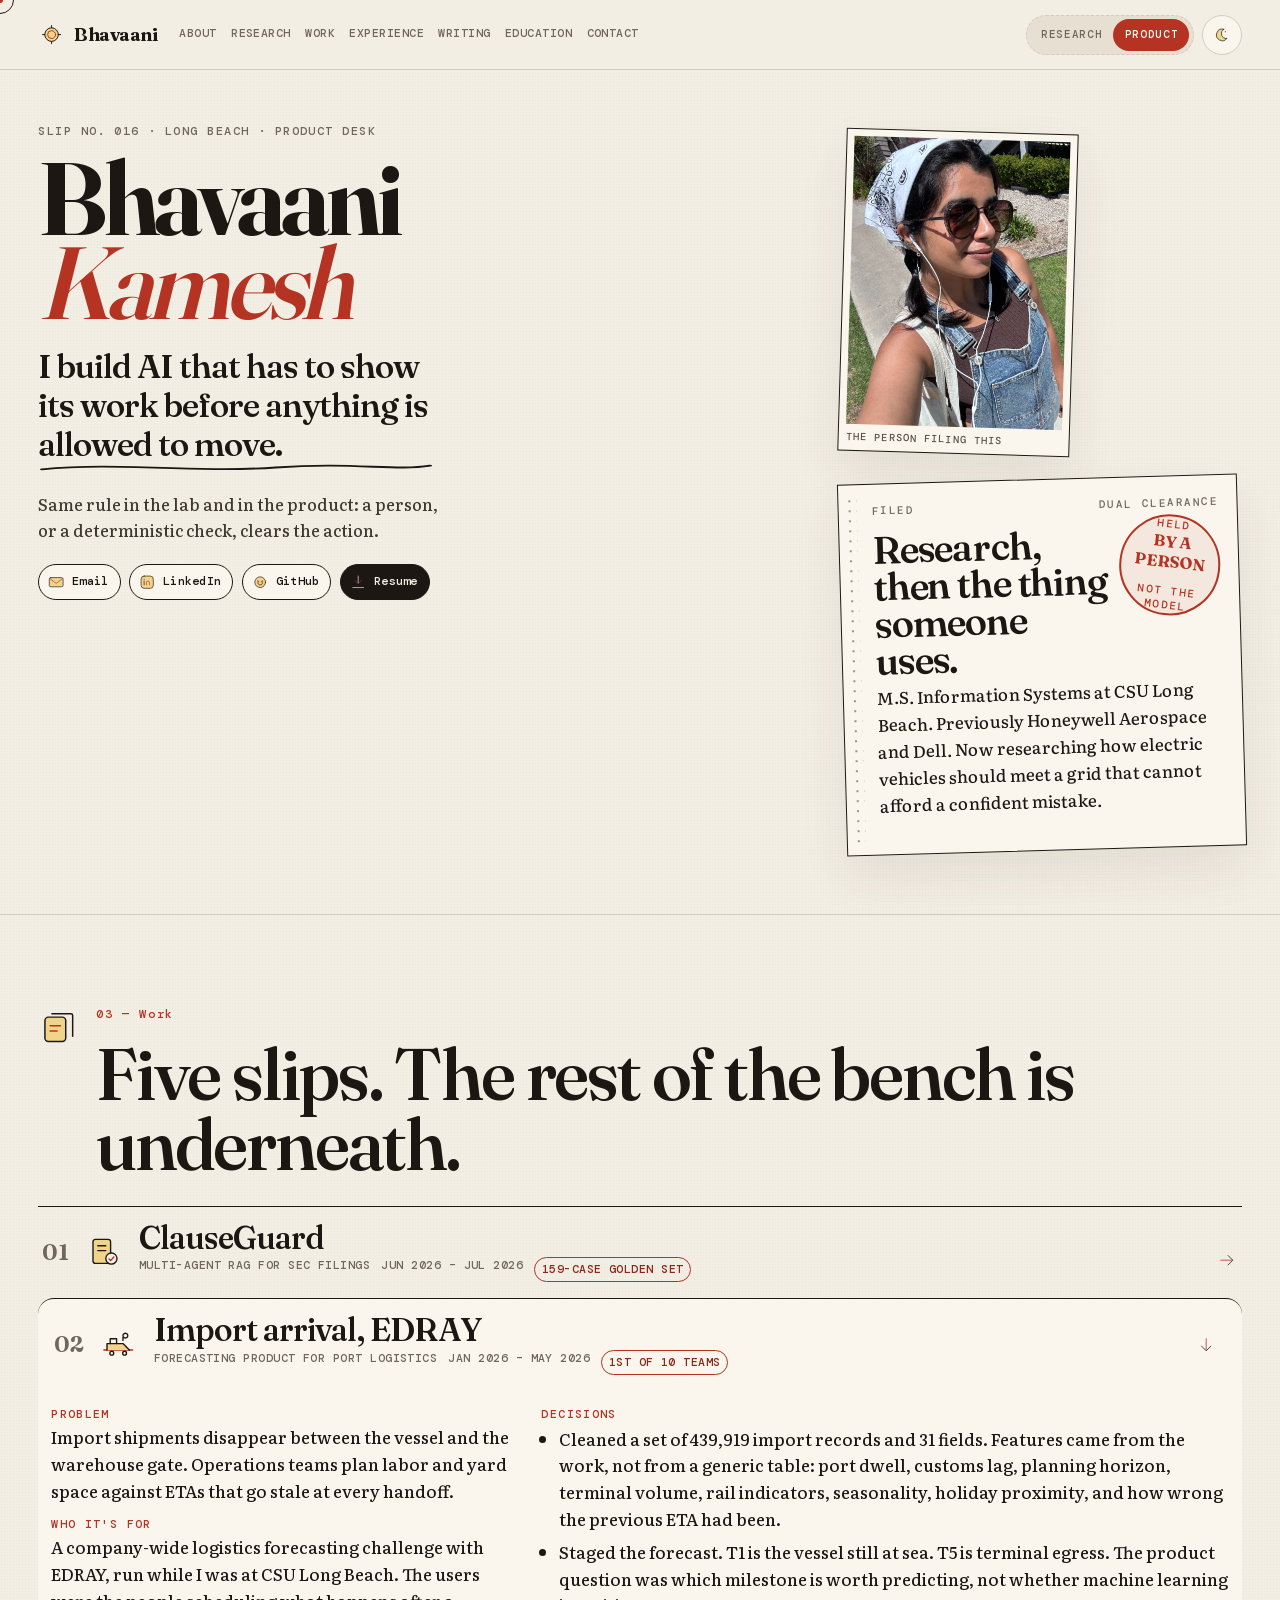
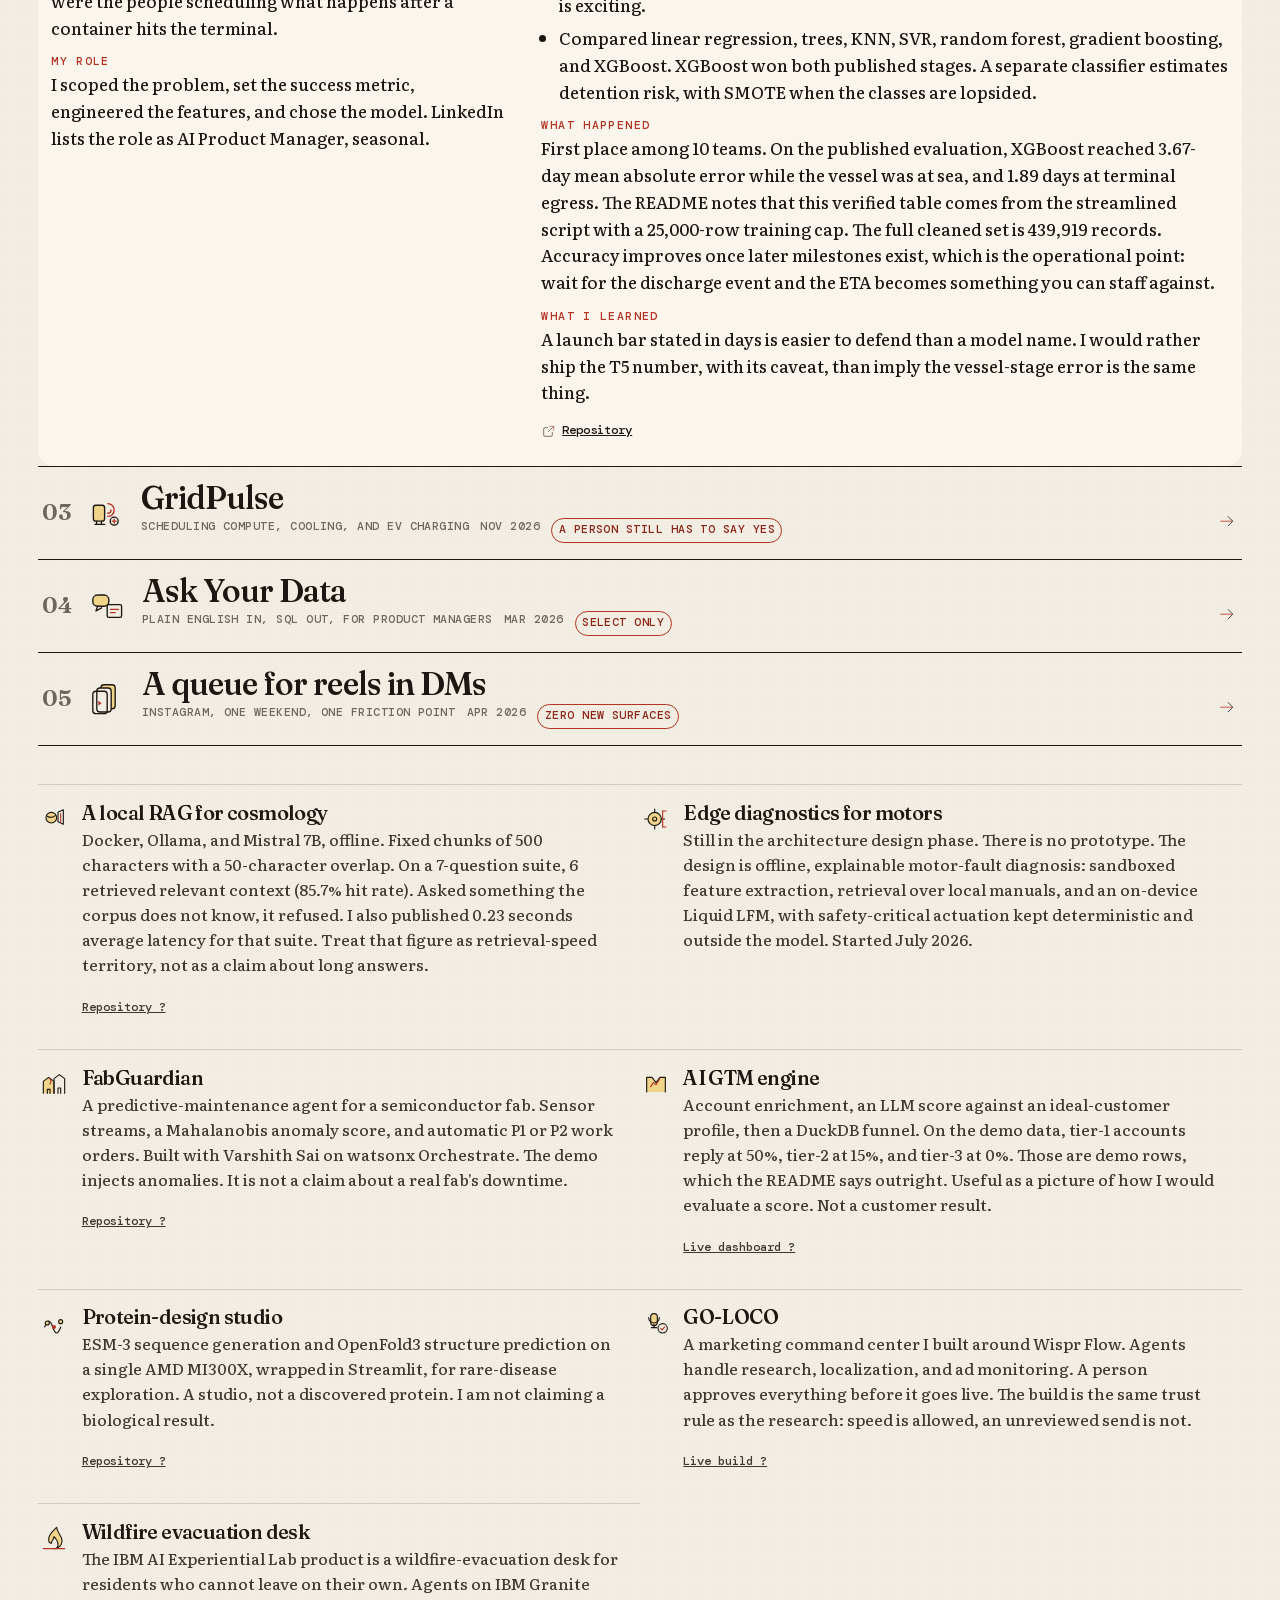
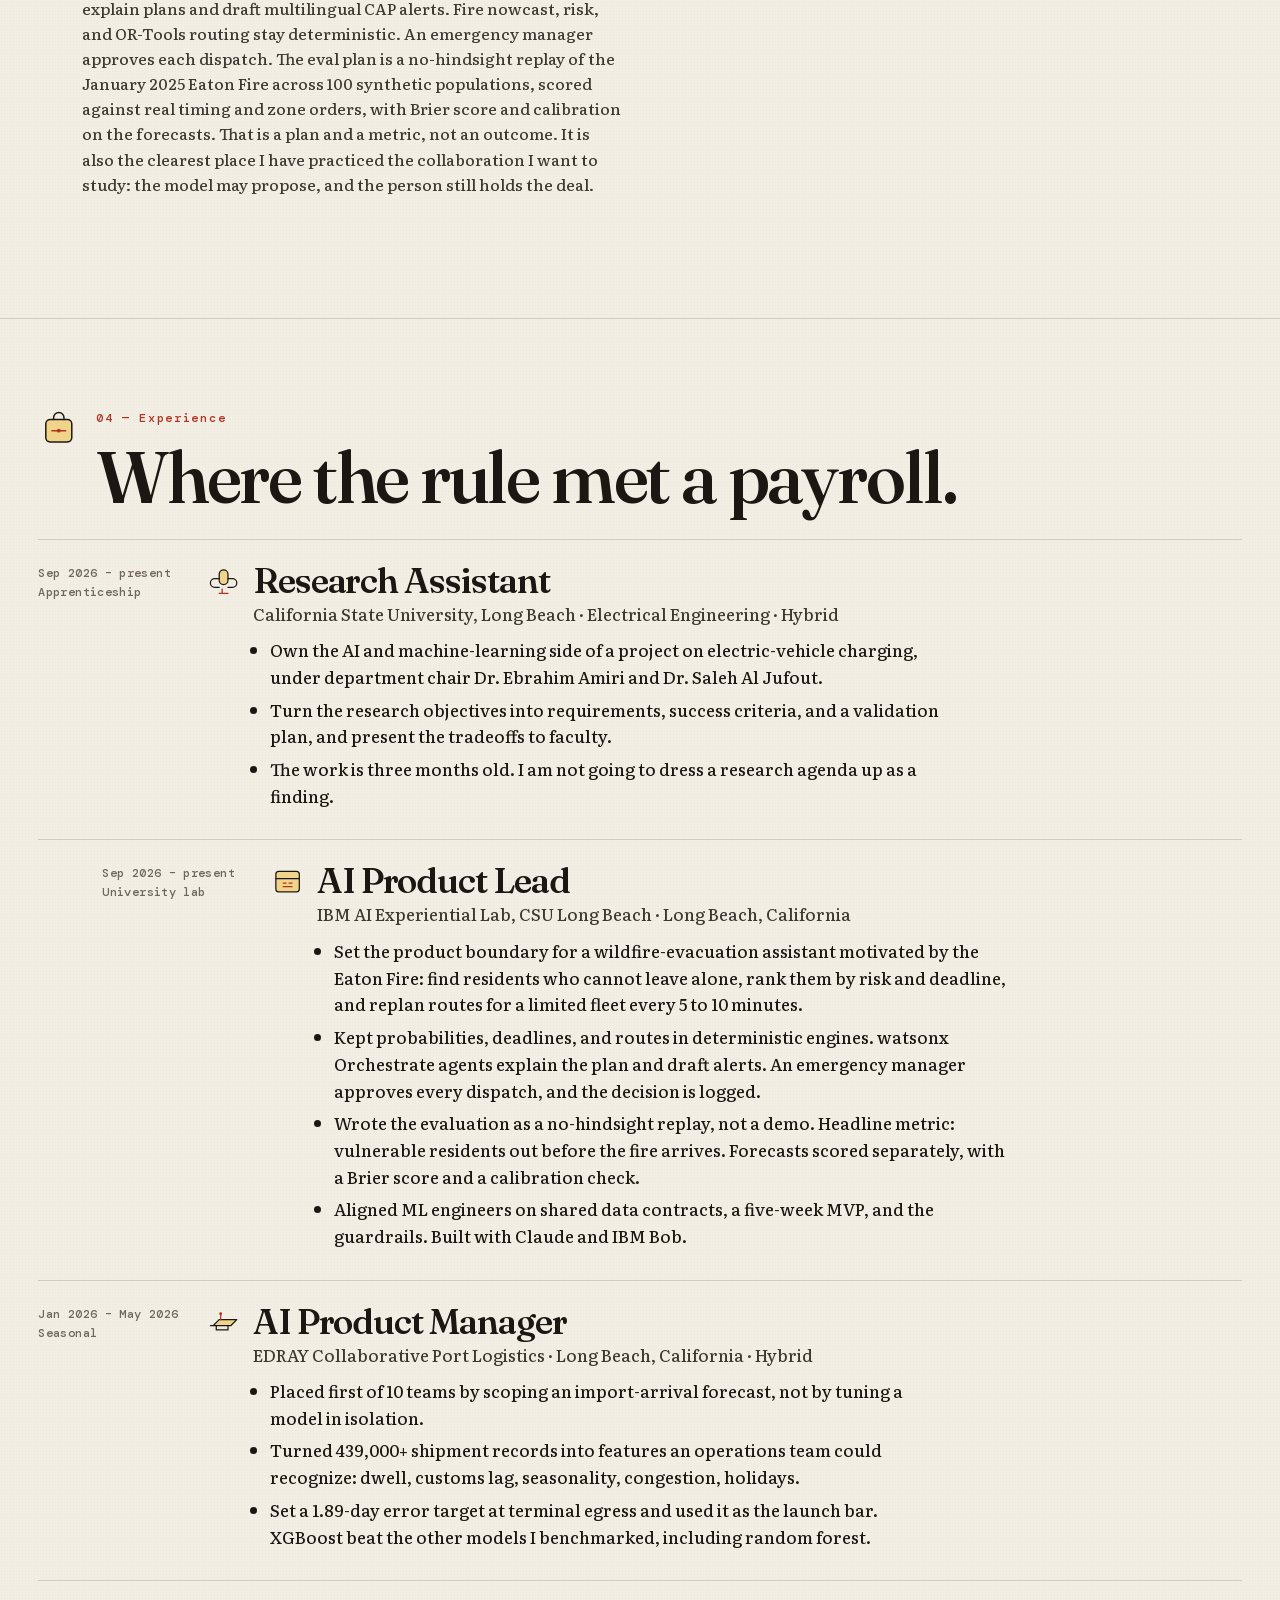
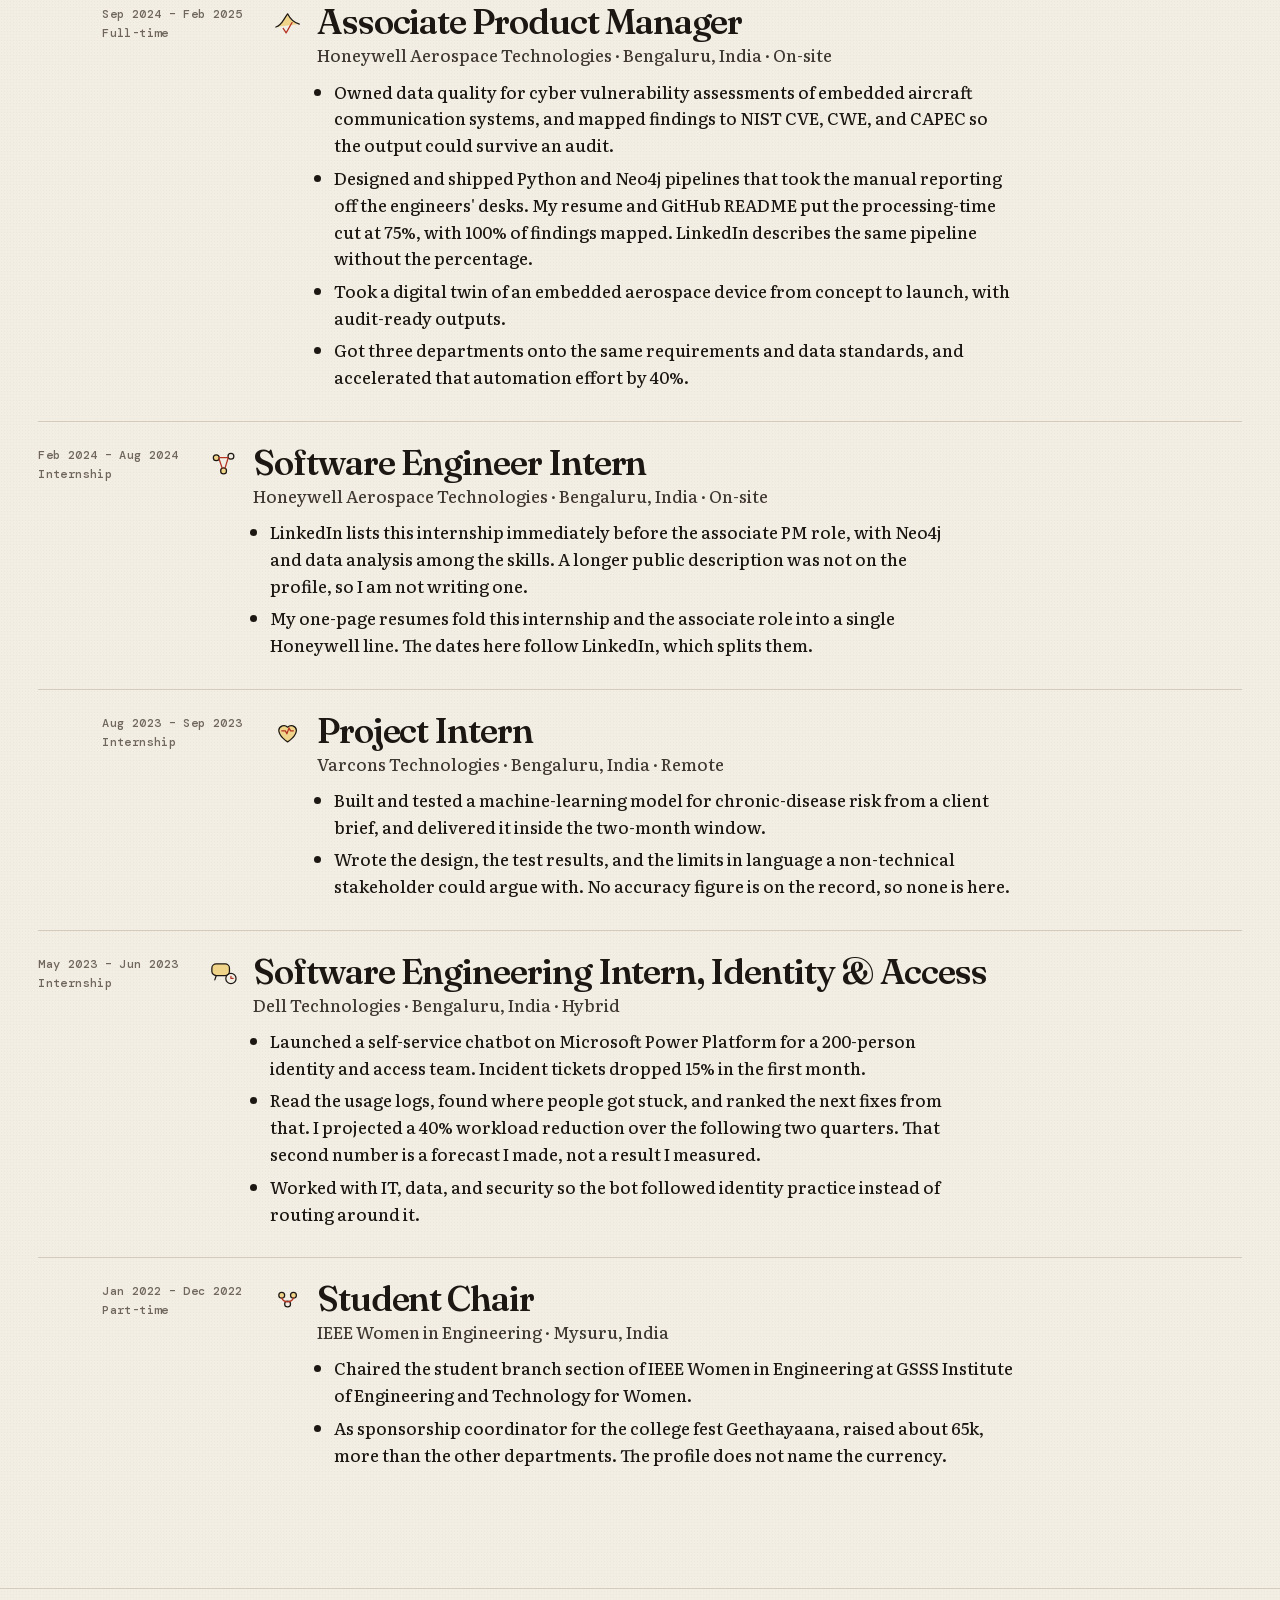
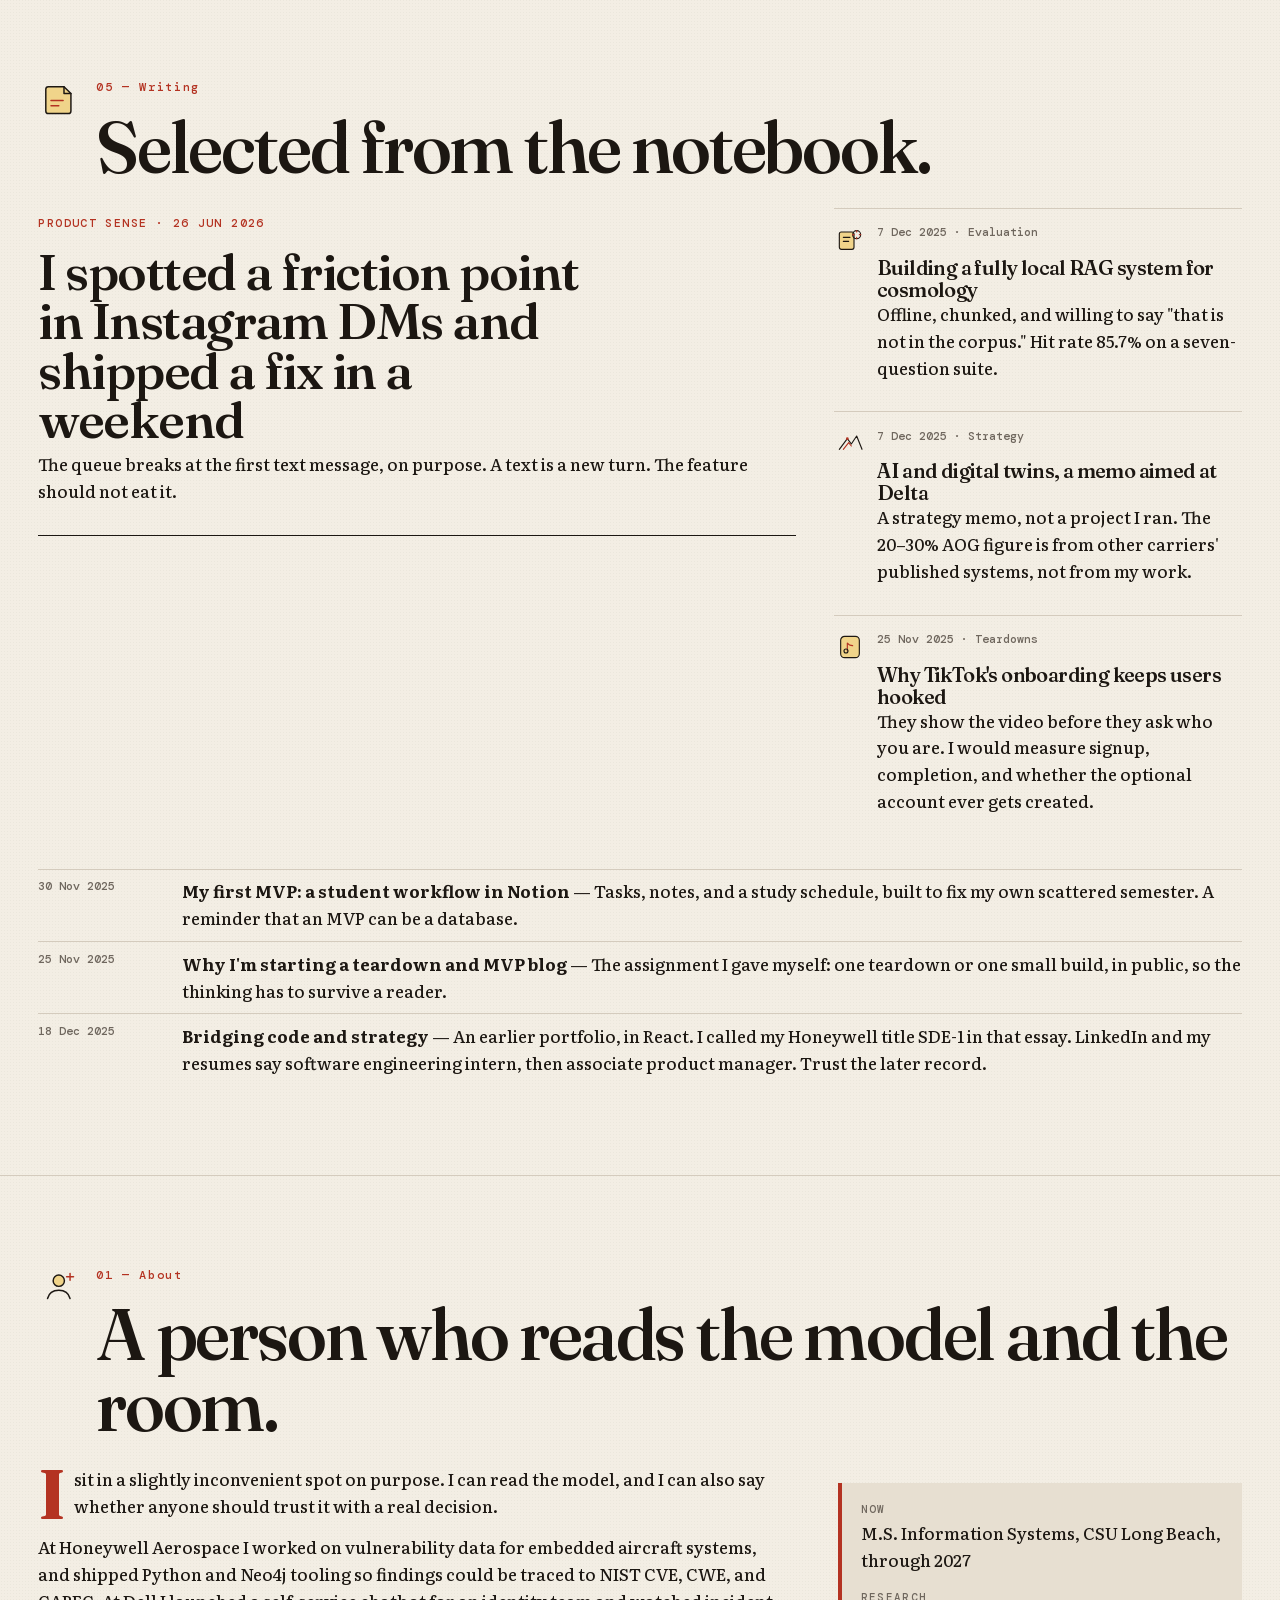
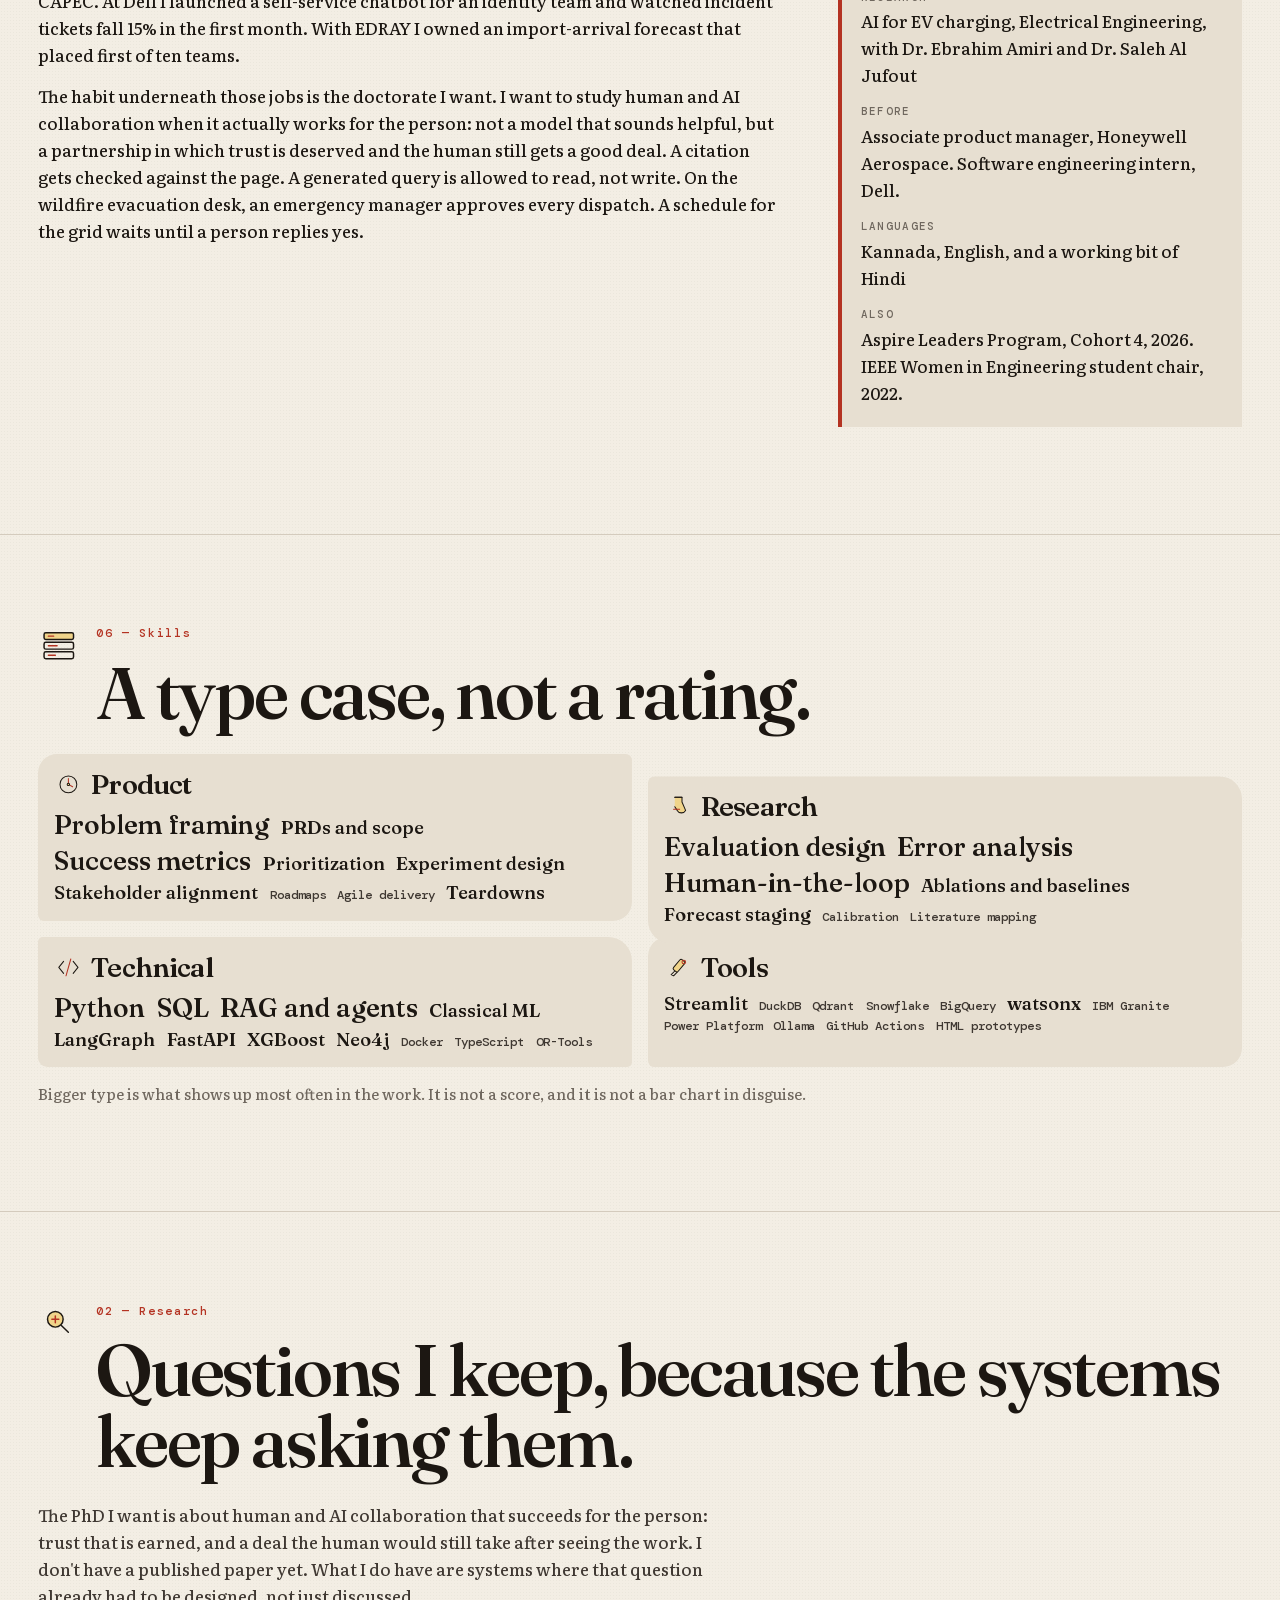
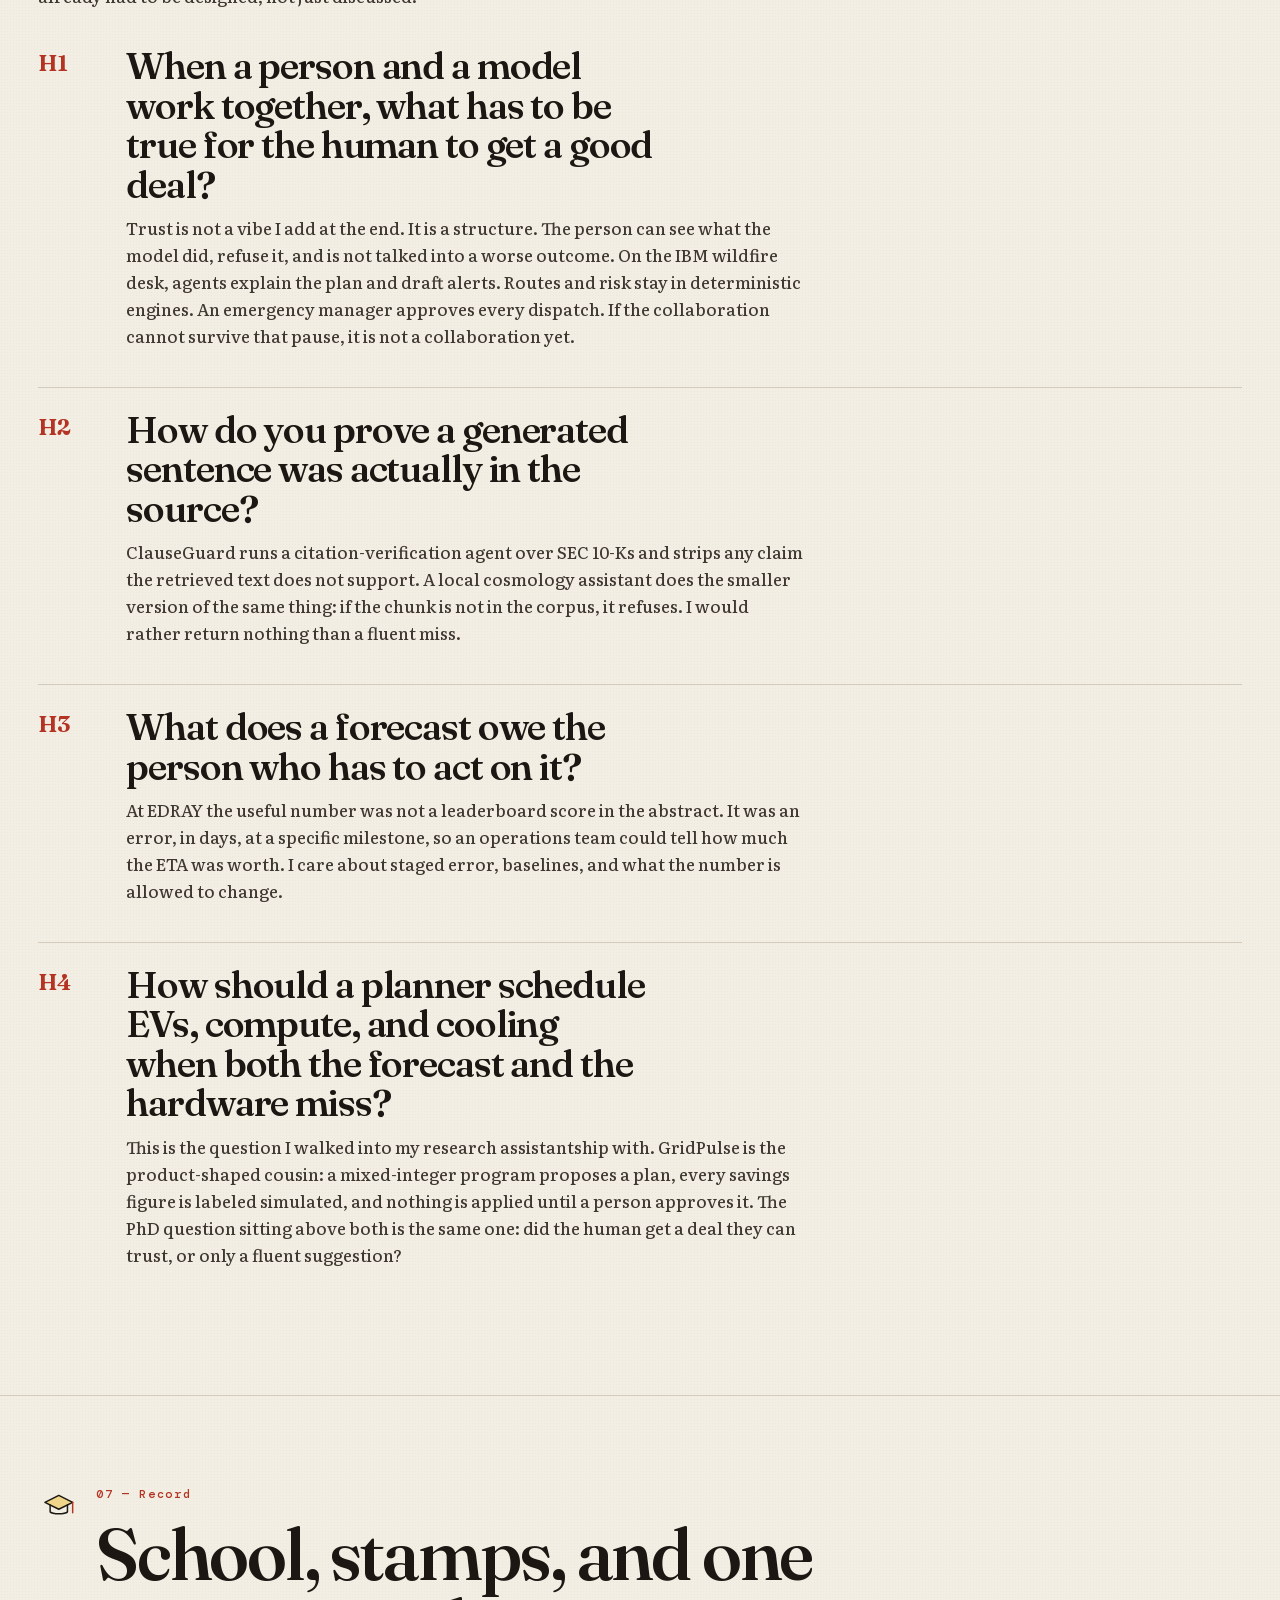
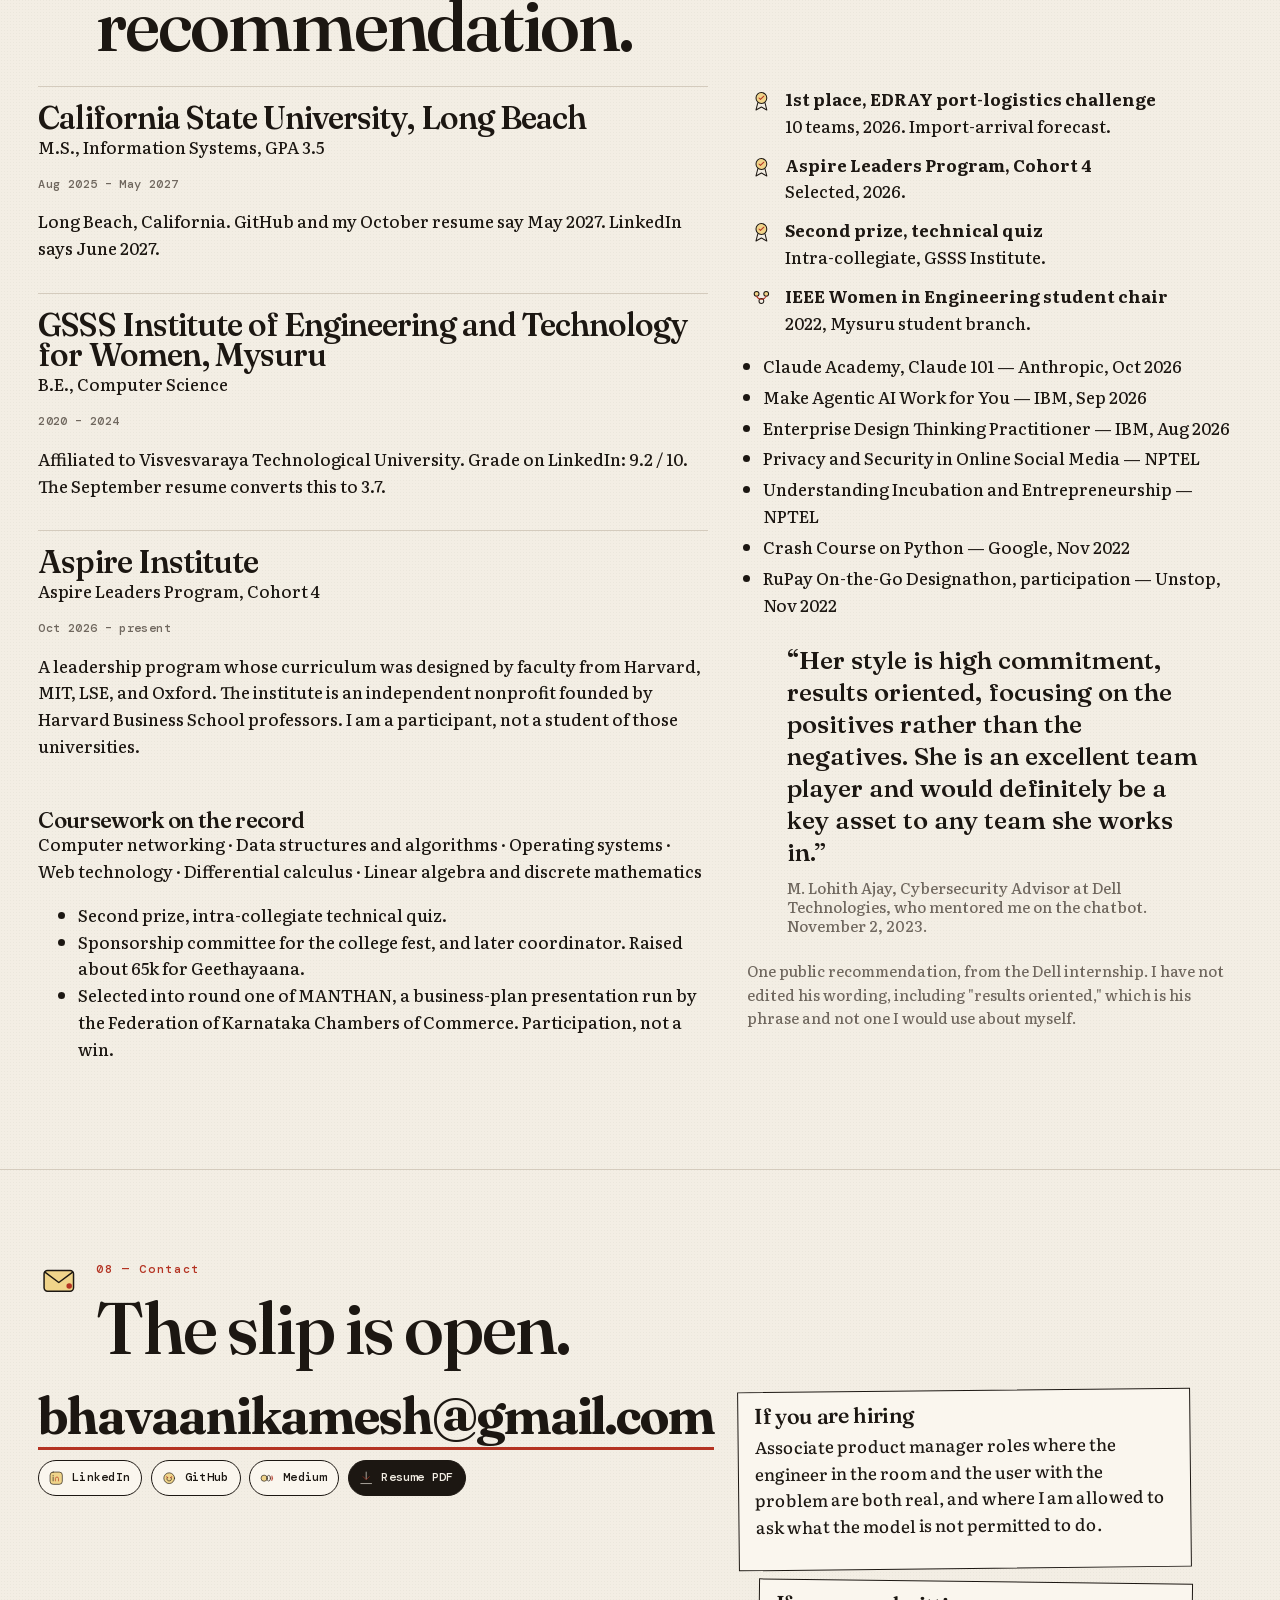
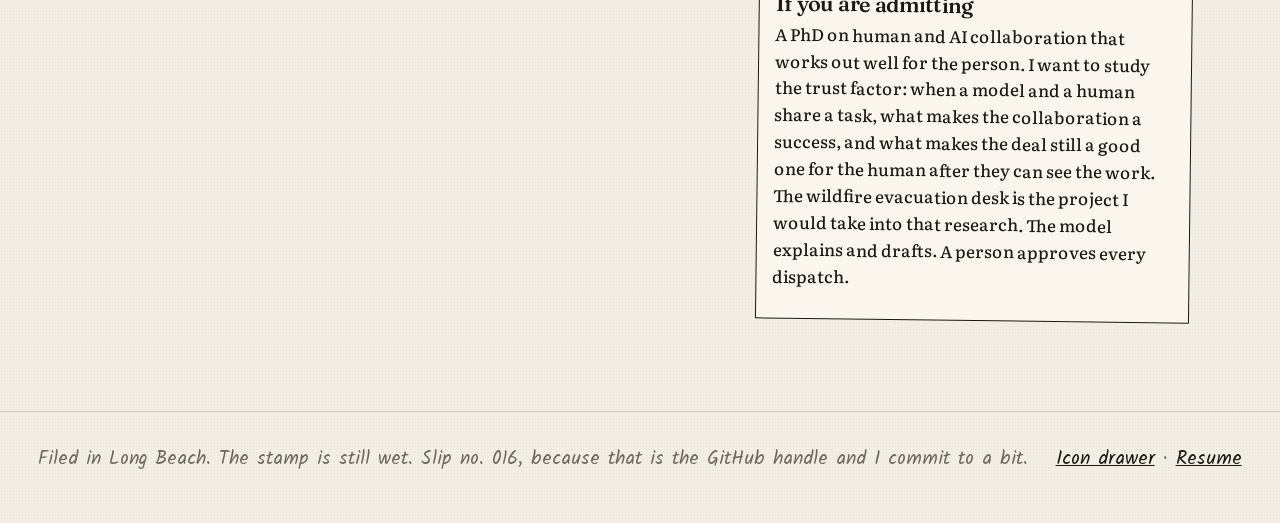
<file: index.html>
<!doctype html>
<html lang="en">
<head>
  <meta charset="utf-8">
  <meta name="viewport" content="width=device-width, initial-scale=1">
  <title>Bhavaani Kamesh — AI that has to show its work</title>
  <meta name="description" content="Bhavaani Kamesh builds AI systems that cite, check, and wait for a person. M.S. Information Systems at CSU Long Beach. Previously Honeywell Aerospace and Dell. Researching EV charging, evaluation, and human approval.">
  <meta name="author" content="Bhavaani Kamesh">
  <meta name="theme-color" content="#f3eee4">
  <link rel="canonical" href="https://bhavaani16.github.io/bhavaani-kamesh/">
  <meta property="og:type" content="website">
  <meta property="og:title" content="Bhavaani Kamesh — AI that has to show its work">
  <meta property="og:description" content="Research and product, on the same desk. A portfolio for PhD committees and product hiring managers.">
  <meta property="og:image" content="https://bhavaani16.github.io/bhavaani-kamesh/og.png">
  <meta property="og:url" content="https://bhavaani16.github.io/bhavaani-kamesh/">
  <meta name="twitter:card" content="summary_large_image">
  <meta name="twitter:title" content="Bhavaani Kamesh — AI that has to show its work">
  <meta name="twitter:description" content="Research and product, on the same desk.">
  <meta name="twitter:image" content="https://bhavaani16.github.io/bhavaani-kamesh/og.png">
  <link rel="icon" href="favicon.svg" type="image/svg+xml">
  <link rel="stylesheet" href="css/fonts.css">
  <link rel="stylesheet" href="css/styles.css">
  <script>
    try {
      var t = localStorage.getItem("theme");
      if (!t) t = matchMedia("(prefers-color-scheme: dark)").matches ? "dark" : "light";
      var v = localStorage.getItem("view") || "product";
      document.documentElement.setAttribute("data-theme", t);
      document.documentElement.setAttribute("data-view", v);
      document.querySelector('meta[name="theme-color"]').setAttribute("content", t === "dark" ? "#14110e" : "#f3eee4");
    } catch (e) {}
  </script>
  <script type="application/ld+json">
  {
    "@context": "https://schema.org",
    "@type": "Person",
    "name": "Bhavaani Kamesh",
    "email": "mailto:bhavaanikamesh@gmail.com",
    "jobTitle": "AI Product Manager",
    "url": "https://bhavaani16.github.io/bhavaani-kamesh/",
    "image": "https://bhavaani16.github.io/bhavaani-kamesh/portrait.jpg",
    "address": { "@type": "PostalAddress", "addressLocality": "Long Beach", "addressRegion": "CA", "addressCountry": "US" },
    "alumniOf": [
      { "@type": "CollegeOrUniversity", "name": "California State University, Long Beach" },
      { "@type": "CollegeOrUniversity", "name": "GSSS Institute of Engineering and Technology for Women" }
    ],
    "sameAs": [
      "https://www.linkedin.com/in/bhavaani-kamesh/",
      "https://github.com/Bhavaani16",
      "https://medium.com/@bhavaanikamesh"
    ]
  }
  </script>
</head>
<body>
  <a class="skip" href="#main">Skip to content</a>
  <div id="live" class="sr" aria-live="polite"></div>
  <div id="app"></div>
  <script src="js/icons.js"></script>
  <script src="js/content.js"></script>
  <script src="js/main.js"></script>
</body>
</html>
</file>
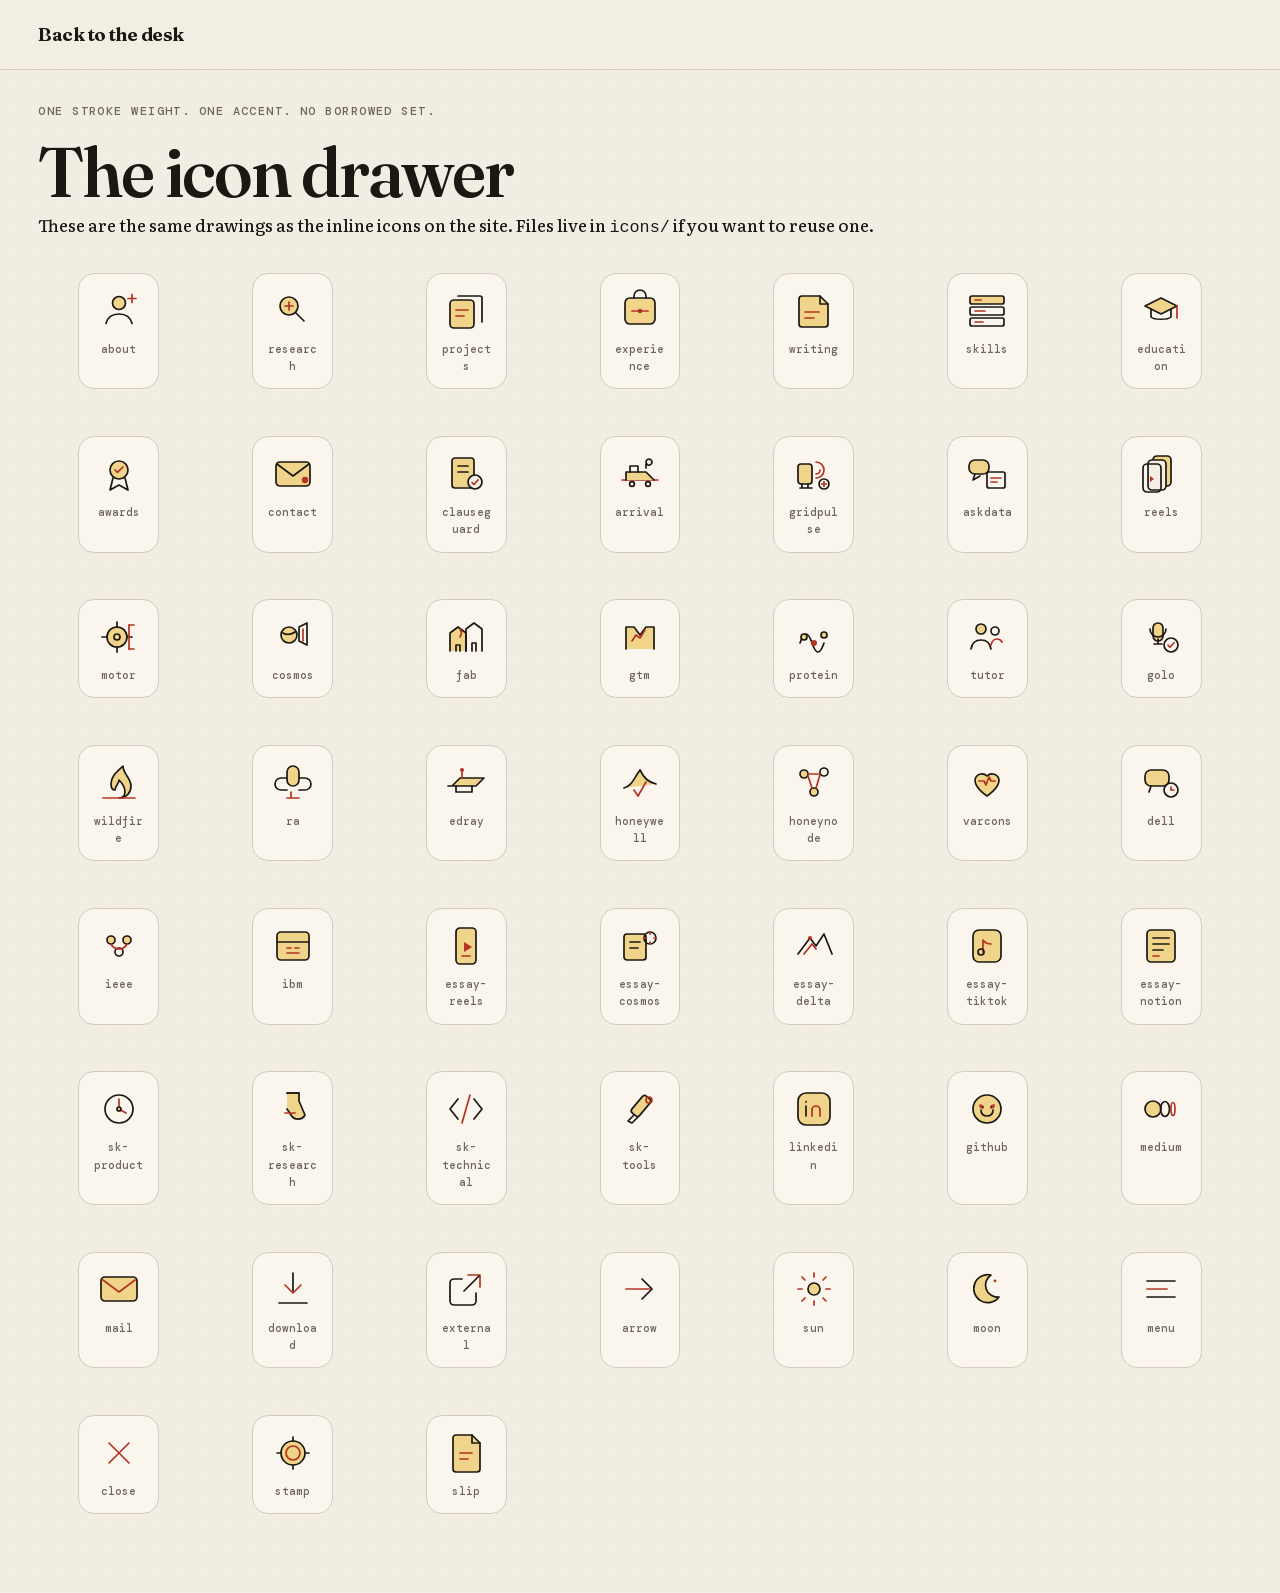
<file: icons.html>
<!doctype html>
<html lang="en">
<head>
  <meta charset="utf-8">
  <meta name="viewport" content="width=device-width, initial-scale=1">
  <title>Icon drawer — Bhavaani Kamesh</title>
  <link rel="icon" href="favicon.svg" type="image/svg+xml">
  <link rel="stylesheet" href="css/fonts.css">
  <link rel="stylesheet" href="css/styles.css">
  <style>
    .sheet-page { padding: 2rem var(--pad) 4rem; }
    .grid { display: grid; grid-template-columns: repeat(auto-fill, minmax(140px, 1fr)); gap: 0.8rem; }
    .cell { background: var(--paper-3); border: 1px solid var(--line); border-radius: 1rem; padding: 0.8rem; text-align: center; }
    .cell .ico { width: 3rem; height: 3rem; margin: 0 auto 0.4rem; }
    .cell figcaption { font-family: var(--mono); font-size: 0.68rem; color: var(--muted); word-break: break-word; }
    .cell:hover .ico { transform: rotate(-8deg) scale(1.08); }
  </style>
</head>
<body>
  <a class="skip" href="#grid">Skip to icons</a>
  <header class="nav"><a class="brand" href="index.html">Back to the desk</a></header>
  <main class="sheet-page">
    <p class="kicker">One stroke weight. One accent. No borrowed set.</p>
    <h1 style="font-size:clamp(2.6rem,6vw,4.4rem);margin-bottom:0.4rem">The icon drawer</h1>
    <p>These are the same drawings as the inline icons on the site. Files live in <code>icons/</code> if you want to reuse one.</p>
    <div class="grid" id="grid"></div>
  </main>
  <script src="js/icons.js"></script>
  <script>
    var grid = document.getElementById("grid");
    Object.keys(window.ICONS).forEach(function (name) {
      var fig = document.createElement("figure");
      fig.className = "cell";
      fig.innerHTML = window.ICONS[name] + "<figcaption>" + name + "</figcaption>";
      grid.appendChild(fig);
    });
  </script>
</body>
</html>
</file>
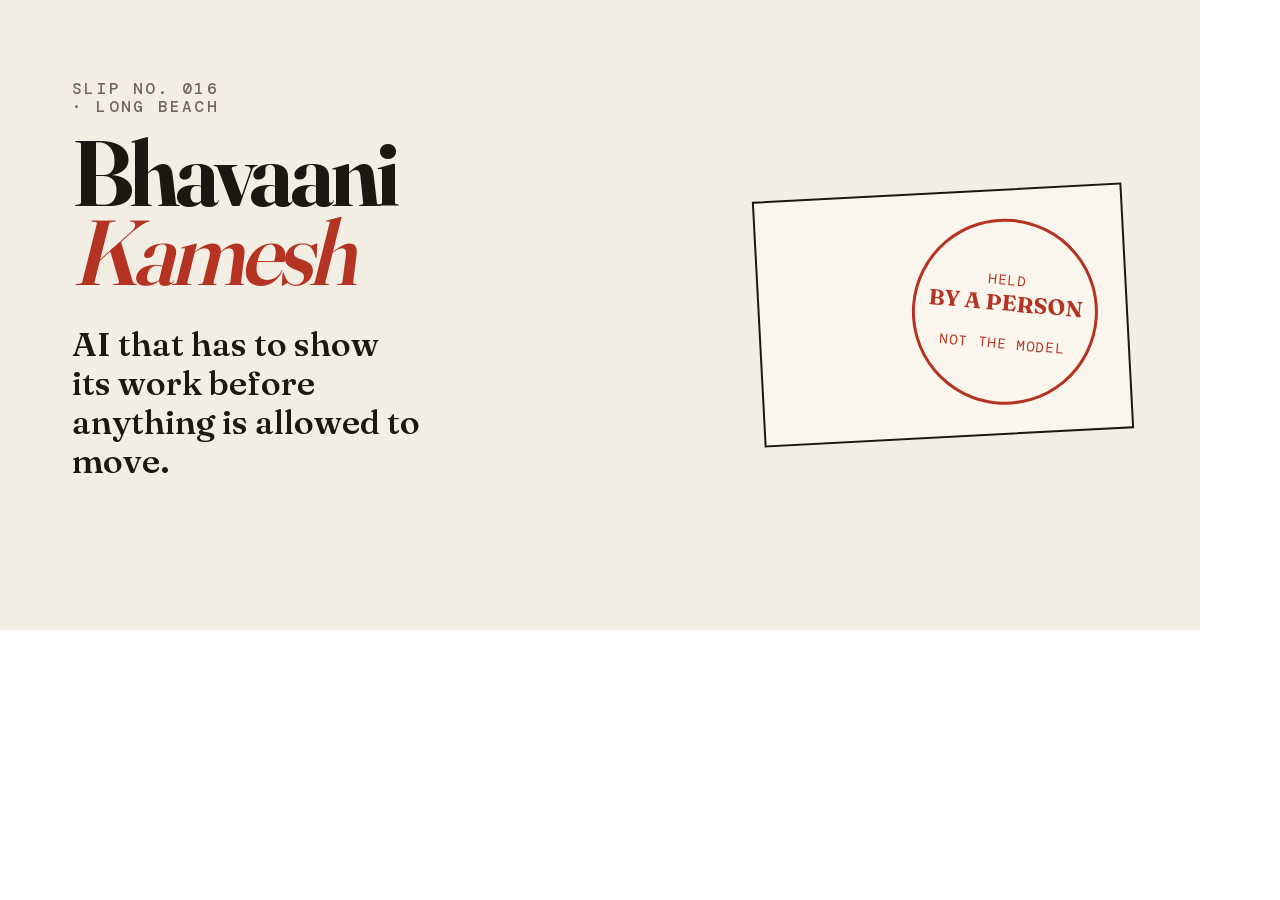
<file: og.html>
<!doctype html>
<html lang="en">
<head>
  <meta charset="utf-8">
  <title>OG</title>
  <link rel="stylesheet" href="css/fonts.css">
  <style>
    html, body { margin: 0; }
    .card {
      width: 1200px; height: 630px;
      background: #f3eee4;
      color: #1c1712;
      display: grid;
      grid-template-columns: 1.3fr 0.7fr;
      padding: 64px 72px;
      box-sizing: border-box;
      font-family: Literata, Georgia, serif;
    }
    h1 { font-family: Fraunces, Georgia, serif; font-size: 92px; line-height: 0.86; margin: 0; letter-spacing: -0.045em; font-weight: 680; }
    h1 em { font-style: italic; color: #b43322; font-weight: 560; }
    p { font-family: Fraunces, Georgia, serif; font-size: 34px; line-height: 1.15; max-width: 16ch; font-weight: 560; }
    .kicker { font-family: "DM Mono", monospace; letter-spacing: 0.14em; text-transform: uppercase; font-size: 16px; color: #6f675e; }
    .slip { border: 2px solid #1c1712; background: #faf6ee; padding: 28px; transform: rotate(-3deg); align-self: center; }
    .seal { width: 180px; height: 180px; border: 3px solid #b43322; color: #b43322; border-radius: 50%; display: grid; place-items: center; text-align: center; font-family: "DM Mono", monospace; letter-spacing: 0.12em; text-transform: uppercase; font-size: 14px; margin-left: auto; transform: rotate(8deg); }
    .seal b { display: block; font-family: Fraunces, Georgia, serif; font-size: 22px; letter-spacing: 0; }
  </style>
</head>
<body>
  <div class="card">
    <div>
      <p class="kicker">Slip no. 016 · Long Beach</p>
      <h1>Bhavaani<br><em>Kamesh</em></h1>
      <p>AI that has to show its work before anything is allowed to move.</p>
    </div>
    <div class="slip">
      <div class="seal"><span>Held<br><b>by a person</b><br>not the model</span></div>
    </div>
  </div>
</body>
</html>
</file>
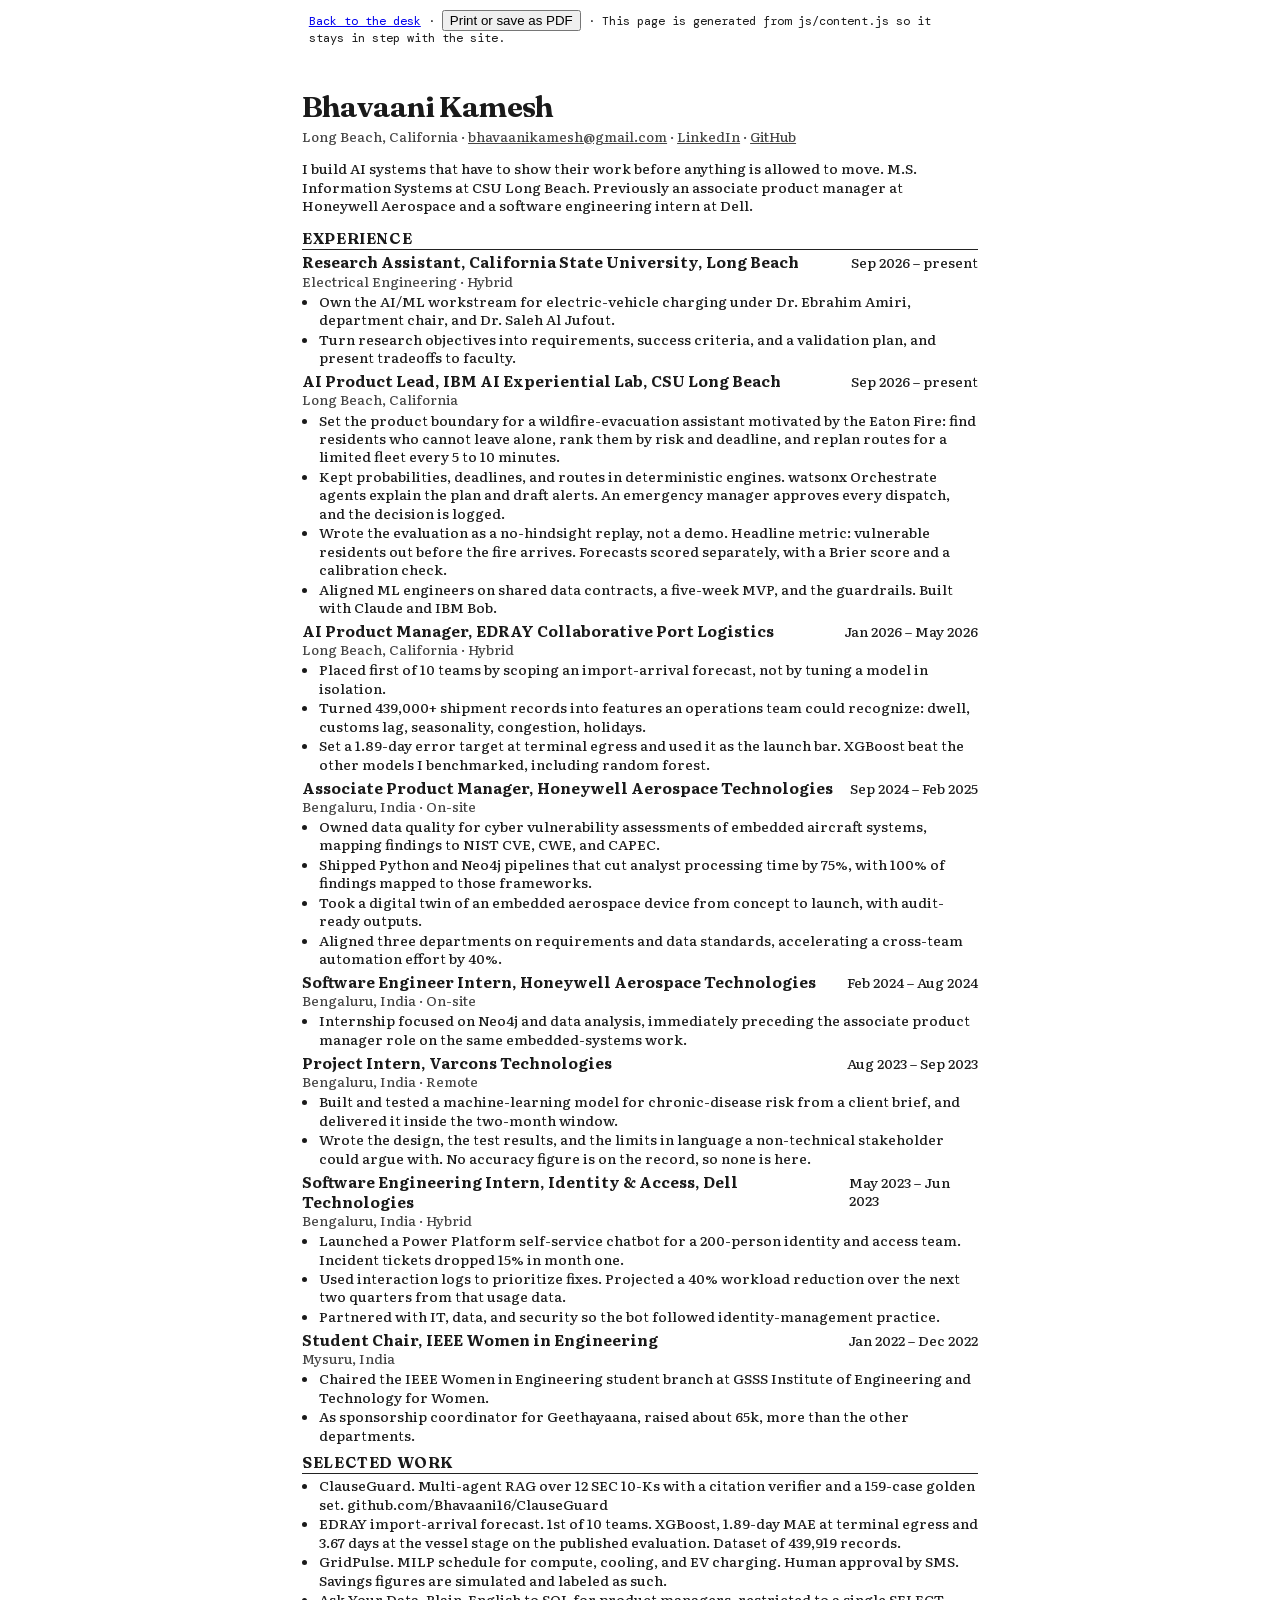
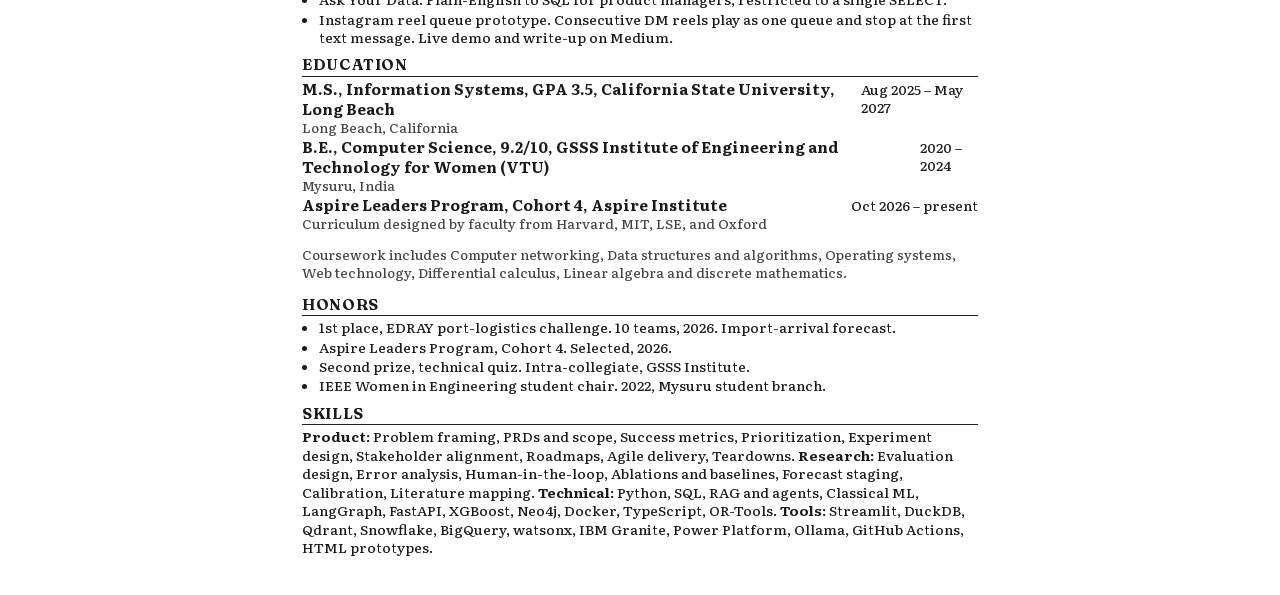
<file: resume.html>
<!doctype html>
<html lang="en">
<head>
  <meta charset="utf-8">
  <meta name="viewport" content="width=device-width, initial-scale=1">
  <title>Bhavaani Kamesh — Resume</title>
  <link rel="stylesheet" href="css/fonts.css">
  <link rel="stylesheet" href="css/resume.css">
</head>
<body>
  <p class="print-bar"><a href="index.html">Back to the desk</a> · <button type="button" onclick="print()">Print or save as PDF</button> · This page is generated from js/content.js so it stays in step with the site.</p>
  <article class="page" id="resume"></article>
  <script src="js/content.js"></script>
  <script>
    var S = window.SITE;
    function e(s){return String(s).replace(/[&<>]/g,function(c){return {"&":"&amp;","<":"&lt;",">":"&gt;"}[c];});}
    var jobs = S.experience.map(function(r){
      var items = r.resume || r.bullets;
      return '<section><div class="row"><strong>'+e(r.title)+', '+e(r.org)+'</strong><span>'+e(r.when)+'</span></div>'+
        '<div class="where">'+e(r.place)+'</div><ul>'+items.map(function(b){return '<li>'+e(b)+'</li>';}).join('')+'</ul></section>';
    }).join('');
    var schools = [
      ['M.S., Information Systems, GPA 3.5', 'California State University, Long Beach', 'Aug 2025 – May 2027', 'Long Beach, California'],
      ['B.E., Computer Science, 9.2/10', 'GSSS Institute of Engineering and Technology for Women (VTU)', '2020 – 2024', 'Mysuru, India'],
      ['Aspire Leaders Program, Cohort 4', 'Aspire Institute', 'Oct 2026 – present', 'Curriculum designed by faculty from Harvard, MIT, LSE, and Oxford']
    ].map(function(ed){
      return '<div class="row"><strong>'+e(ed[0])+', '+e(ed[1])+'</strong><span>'+e(ed[2])+'</span></div><div class="where">'+e(ed[3])+'</div>';
    }).join('');
    var skills = S.skills.map(function(g){
      return '<strong>'+e(g.name)+':</strong> '+g.items.map(function(i){return e(i[0]);}).join(', ');
    }).join('. ') + '.';
    document.getElementById('resume').innerHTML =
      '<header><h1>'+e(S.name)+'</h1><p class="contact">'+e(S.location)+' · <a href="mailto:'+e(S.email)+'">'+e(S.email)+'</a>'+
      ' · <a href="'+e(S.links.linkedin)+'">LinkedIn</a> · <a href="'+e(S.links.github)+'">GitHub</a></p>'+
      '<p>I build AI systems that have to show their work before anything is allowed to move. M.S. Information Systems at CSU Long Beach. Previously an associate product manager at Honeywell Aerospace and a software engineering intern at Dell.</p></header>'+
      '<h2>Experience</h2>'+jobs+
      '<h2>Selected work</h2><ul>'+
      '<li>ClauseGuard. Multi-agent RAG over 12 SEC 10-Ks with a citation verifier and a 159-case golden set. github.com/Bhavaani16/ClauseGuard</li>'+
      '<li>EDRAY import-arrival forecast. 1st of 10 teams. XGBoost, 1.89-day MAE at terminal egress and 3.67 days at the vessel stage on the published evaluation. Dataset of 439,919 records.</li>'+
      '<li>GridPulse. MILP schedule for compute, cooling, and EV charging. Human approval by SMS. Savings figures are simulated and labeled as such.</li>'+
      '<li>Ask Your Data. Plain-English to SQL for product managers, restricted to a single SELECT.</li>'+
      '<li>Instagram reel queue prototype. Consecutive DM reels play as one queue and stop at the first text message. Live demo and write-up on Medium.</li>'+
      '</ul>'+
      '<h2>Education</h2>'+schools+
      '<p class="where">Coursework includes '+S.coursework.map(e).join(', ')+'.</p>'+
      '<h2>Honors</h2><ul>'+S.honors.map(function(h){return '<li>'+e(h.title)+'. '+e(h.detail)+'</li>';}).join('')+'</ul>'+
      '<h2>Skills</h2><p class="tools">'+skills+'</p>';
  </script>
</body>
</html>
</file>
<file: css/fonts.css>
@font-face {
  font-family: 'DM Mono';
  font-style: normal;
  font-weight: 400;
  font-display: swap;
  src: url(../fonts/f0.woff2) format('woff2');
  unicode-range: U+0000-00FF, U+0131, U+0152-0153, U+02BB-02BC, U+02C6, U+02DA, U+02DC, U+0304, U+0308, U+0329, U+2000-206F, U+20AC, U+2122, U+2191, U+2193, U+2212, U+2215, U+FEFF, U+FFFD;
}
@font-face {
  font-family: 'DM Mono';
  font-style: normal;
  font-weight: 500;
  font-display: swap;
  src: url(../fonts/f1.woff2) format('woff2');
  unicode-range: U+0000-00FF, U+0131, U+0152-0153, U+02BB-02BC, U+02C6, U+02DA, U+02DC, U+0304, U+0308, U+0329, U+2000-206F, U+20AC, U+2122, U+2191, U+2193, U+2212, U+2215, U+FEFF, U+FFFD;
}
@font-face {
  font-family: 'Fraunces';
  font-style: normal;
  font-weight: 560;
  font-display: swap;
  src: url(../fonts/f2.woff2) format('woff2');
  unicode-range: U+0000-00FF, U+0131, U+0152-0153, U+02BB-02BC, U+02C6, U+02DA, U+02DC, U+0304, U+0308, U+0329, U+2000-206F, U+20AC, U+2122, U+2191, U+2193, U+2212, U+2215, U+FEFF, U+FFFD;
}
@font-face {
  font-family: 'Fraunces';
  font-style: normal;
  font-weight: 680;
  font-display: swap;
  src: url(../fonts/f3.woff2) format('woff2');
  unicode-range: U+0000-00FF, U+0131, U+0152-0153, U+02BB-02BC, U+02C6, U+02DA, U+02DC, U+0304, U+0308, U+0329, U+2000-206F, U+20AC, U+2122, U+2191, U+2193, U+2212, U+2215, U+FEFF, U+FFFD;
}
@font-face {
  font-family: 'Kalam';
  font-style: normal;
  font-weight: 400;
  font-display: swap;
  src: url(../fonts/f4.woff2) format('woff2');
  unicode-range: U+0000-00FF, U+0131, U+0152-0153, U+02BB-02BC, U+02C6, U+02DA, U+02DC, U+0304, U+0308, U+0329, U+2000-206F, U+20AC, U+2122, U+2191, U+2193, U+2212, U+2215, U+FEFF, U+FFFD;
}
@font-face {
  font-family: 'Literata';
  font-style: italic;
  font-weight: 460;
  font-display: swap;
  src: url(../fonts/f5.woff2) format('woff2');
  unicode-range: U+0000-00FF, U+0131, U+0152-0153, U+02BB-02BC, U+02C6, U+02DA, U+02DC, U+0304, U+0308, U+0329, U+2000-206F, U+20AC, U+2122, U+2191, U+2193, U+2212, U+2215, U+FEFF, U+FFFD;
}
@font-face {
  font-family: 'Literata';
  font-style: normal;
  font-weight: 460;
  font-display: swap;
  src: url(../fonts/f6.woff2) format('woff2');
  unicode-range: U+0000-00FF, U+0131, U+0152-0153, U+02BB-02BC, U+02C6, U+02DA, U+02DC, U+0304, U+0308, U+0329, U+2000-206F, U+20AC, U+2122, U+2191, U+2193, U+2212, U+2215, U+FEFF, U+FFFD;
}
@font-face {
  font-family: 'Literata';
  font-style: normal;
  font-weight: 680;
  font-display: swap;
  src: url(../fonts/f7.woff2) format('woff2');
  unicode-range: U+0000-00FF, U+0131, U+0152-0153, U+02BB-02BC, U+02C6, U+02DA, U+02DC, U+0304, U+0308, U+0329, U+2000-206F, U+20AC, U+2122, U+2191, U+2193, U+2212, U+2215, U+FEFF, U+FFFD;
}
</file>
<file: css/styles.css>
:root {
  --paper: #f3eee4;
  --paper-2: #e7dfd1;
  --paper-3: #faf6ee;
  --ink: #1c1712;
  --ink-soft: #3f3832;
  --muted: #6f675e;
  --line: #d4cbbd;
  --stamp: #b43322;
  --stamp-deep: #8c2618;
  --blob: #f0d48a;
  --moss: #1d5a3e;
  --shadow: 0 22px 50px rgba(48, 32, 16, 0.08);
  --serif: "Fraunces", "Iowan Old Style", Palatino, serif;
  --body: "Literata", "Iowan Old Style", Georgia, serif;
  --hand: "Kalam", "Segoe Print", cursive;
  --mono: "DM Mono", ui-monospace, monospace;
  --pad: clamp(1.1rem, 3vw, 2.4rem);
  --measure: 68ch;
  --nav-h: 4.4rem;
  color-scheme: light;
}

[data-theme="dark"] {
  --paper: #14110e;
  --paper-2: #211c17;
  --paper-3: #2a241e;
  --ink: #f4ecdf;
  --ink-soft: #e4d9c8;
  --muted: #b5a898;
  --line: #3a322b;
  --stamp: #ff8d78;
  --stamp-deep: #ffb5a6;
  --blob: #6a5424;
  --moss: #9ad7b6;
  --shadow: 0 22px 50px rgba(0, 0, 0, 0.35);
  color-scheme: dark;
}

* { box-sizing: border-box; }
html { scroll-behavior: smooth; }
body {
  margin: 0;
  background:
    radial-gradient(rgba(28, 23, 18, 0.035) 0.7px, transparent 0.7px),
    var(--paper);
  background-size: 3px 3px, auto;
  color: var(--ink);
  font-family: var(--body);
  font-weight: 460;
  font-size: 1.05rem;
  line-height: 1.6;
  text-rendering: optimizeLegibility;
}
[data-theme="dark"] body {
  background:
    radial-gradient(rgba(244, 236, 223, 0.035) 0.7px, transparent 0.7px),
    var(--paper);
  background-size: 3px 3px, auto;
}
body.nav-open { overflow: hidden; }
::selection { background: var(--blob); color: #1c1712; }
img, svg { max-width: 100%; }
a { color: inherit; }
:focus-visible { outline: 2px solid var(--stamp); outline-offset: 3px; }
button, input { font: inherit; color: inherit; }
h1, h2, h3, h4 { font-family: var(--serif); font-weight: 560; letter-spacing: -0.03em; line-height: 0.96; margin: 0; }
p { margin: 0 0 0.9rem; }

.skip {
  position: absolute;
  left: 1rem;
  top: -4rem;
  background: var(--ink);
  color: var(--paper);
  padding: 0.6rem 0.9rem;
  z-index: 20;
}
.skip:focus { top: 0.6rem; }
.sr {
  position: absolute;
  width: 1px;
  height: 1px;
  padding: 0;
  margin: -1px;
  overflow: hidden;
  clip: rect(0, 0, 0, 0);
  border: 0;
}

.nav {
  position: sticky;
  top: 0;
  z-index: 10;
  display: flex;
  align-items: center;
  flex-wrap: wrap;
  gap: 0.45rem 0.8rem;
  min-height: var(--nav-h);
  padding: 0.55rem var(--pad);
  background: color-mix(in srgb, var(--paper) 92%, transparent);
  backdrop-filter: blur(10px);
  border-bottom: 1px solid var(--line);
}
.brand {
  display: flex;
  align-items: center;
  gap: 0.55rem;
  text-decoration: none;
  font-family: var(--serif);
  font-weight: 680;
  letter-spacing: -0.03em;
  font-size: 1.15rem;
}
.brand .ico { width: 1.7rem; height: 1.7rem; }
.nav-links {
  display: flex;
  gap: 0.15rem 0.9rem;
  flex-wrap: wrap;
  margin-left: 0.6rem;
}
.nav-links a {
  text-decoration: none;
  font-family: var(--mono);
  font-size: 0.72rem;
  letter-spacing: 0.04em;
  text-transform: uppercase;
  color: var(--muted);
}
.nav-links a[aria-current="true"] { color: var(--ink); }
.nav-links a:hover { color: var(--stamp); }
.nav-actions { margin-left: auto; display: flex; align-items: center; gap: 0.5rem; }
.icon-btn, .menu-btn {
  width: 2.5rem;
  height: 2.5rem;
  border: 1px solid var(--line);
  background: var(--paper-3);
  border-radius: 999px;
  display: grid;
  place-items: center;
  cursor: pointer;
}
.icon-btn .ico, .menu-btn .ico { width: 1.25rem; height: 1.25rem; }
.menu-btn { display: none; }
.switch {
  display: flex;
  padding: 0.2rem;
  border: 1px dashed var(--line);
  border-radius: 999px;
  background: var(--paper-2);
}
.switch button {
  border: 0;
  background: transparent;
  cursor: pointer;
  font-family: var(--mono);
  font-size: 0.68rem;
  letter-spacing: 0.06em;
  text-transform: uppercase;
  padding: 0.45rem 0.7rem;
  border-radius: 999px;
  color: var(--muted);
}
.switch button[aria-pressed="true"] {
  background: var(--stamp);
  color: #fffaf6;
}
[data-theme="dark"] .switch button[aria-pressed="true"] { color: #1c1712; }

.sheet {
  display: none;
}
body.nav-open .sheet {
  display: flex;
  flex-direction: column;
  gap: 0.35rem;
  position: fixed;
  inset: var(--nav-h) 0 0 0;
  background: var(--paper);
  z-index: 9;
  padding: 1.5rem var(--pad) 3rem;
  overflow: auto;
}
.sheet a {
  font-family: var(--serif);
  font-size: clamp(2rem, 8vw, 3.2rem);
  font-weight: 560;
  text-decoration: none;
  letter-spacing: -0.04em;
  border-bottom: 1px solid var(--line);
  padding: 0.15rem 0 0.4rem;
  display: flex;
  justify-content: space-between;
  align-items: baseline;
}
.sheet a span {
  font-family: var(--mono);
  font-size: 0.75rem;
  color: var(--muted);
  letter-spacing: 0.08em;
}

main { display: flex; flex-direction: column; }
.hero { order: 0; }
#about { order: 2; }
#research { order: 3; }
#work { order: 4; }
#experience { order: 5; }
#writing { order: 6; }
#skills { order: 7; }
#education { order: 8; }
#contact { order: 9; }

body.view-research #research { order: 2; }
body.view-research #education { order: 3; }
body.view-research #work { order: 4; }
body.view-research #writing { order: 5; }
body.view-research #about { order: 6; }
body.view-research #experience { order: 7; }
body.view-research #skills { order: 8; }
body.view-research #contact { order: 9; }

body.view-product #work { order: 2; }
body.view-product #experience { order: 3; }
body.view-product #writing { order: 4; }
body.view-product #about { order: 5; }
body.view-product #skills { order: 6; }
body.view-product #research { order: 7; }
body.view-product #education { order: 8; }
body.view-product #contact { order: 9; }

body.is-shuffling main > * {
  animation: settle 0.45s ease;
}
@keyframes settle {
  from { transform: translateY(10px); opacity: 0.45; }
  to { transform: none; opacity: 1; }
}

.hero {
  display: grid;
  grid-template-columns: 1fr;
  gap: clamp(1.2rem, 3vw, 2.4rem);
  padding: clamp(1.6rem, 4vw, 3.6rem) var(--pad) clamp(2rem, 5vw, 4.2rem);
  align-items: start;
  position: relative;
}
@media (min-width: 1180px) {
  .hero { grid-template-columns: minmax(0, 1.1fr) minmax(280px, 400px); align-items: start; }
}
.kicker {
  font-family: var(--mono);
  font-size: 0.75rem;
  letter-spacing: 0.12em;
  text-transform: uppercase;
  color: var(--muted);
  margin-bottom: 1rem;
}
.hero h1 {
  font-size: clamp(3.6rem, 8vw, 7.2rem);
  font-weight: 680;
  line-height: 0.82;
  letter-spacing: -0.045em;
}
.hero h1 em {
  font-style: italic;
  font-weight: 560;
  color: var(--stamp);
}
.lede {
  font-family: var(--serif);
  font-weight: 560;
  font-size: clamp(1.55rem, 2.6vw, 2.15rem);
  line-height: 1.18;
  letter-spacing: -0.03em;
  max-width: 18ch;
  margin: 1.3rem 0 1rem;
}
.underline {
  display: inline;
}
.underline svg { display: block; width: 100%; height: 0.45em; margin-top: -0.1em; }
.hero-copy { position: relative; z-index: 1; }
.hero-aside { color: var(--ink-soft); max-width: 42ch; font-size: 1.02rem; }
.hero-links { display: flex; flex-wrap: wrap; gap: 0.55rem; margin-top: 1.3rem; }
.chip {
  display: inline-flex;
  align-items: center;
  gap: 0.4rem;
  text-decoration: none;
  border: 1px solid var(--ink);
  background: var(--paper-3);
  padding: 0.45rem 0.7rem 0.45rem 0.5rem;
  border-radius: 999px;
  font-family: var(--mono);
  font-size: 0.75rem;
  letter-spacing: 0.02em;
}
.chip .ico { width: 1.15rem; height: 1.15rem; }
.chip:hover { background: var(--blob); color: #1c1712; }
.chip.solid { background: var(--ink); color: var(--paper); }
.chip.solid:hover { background: var(--stamp); color: #fffaf6; border-color: var(--stamp); }

.hero-file { display: flex; flex-direction: column; align-items: flex-start; gap: 1.15rem; min-width: 0; }
.portrait {
  margin: 0.6rem 0 0;
  width: min(100%, 232px);
  background: #faf6ee;
  color: #1c1712;
  border: 1px solid var(--ink);
  padding: 0.45rem 0.45rem 0.4rem;
  box-shadow: var(--shadow);
  transform: rotate(1.7deg);
}
.portrait img { display: block; width: 100%; height: auto; }
.portrait figcaption {
  font-family: var(--mono);
  font-size: 0.64rem;
  letter-spacing: 0.11em;
  text-transform: uppercase;
  color: #5c5348;
  margin-top: 0.38rem;
  line-height: 1.35;
}
.slip {
  background: var(--paper-3);
  border: 1px solid var(--ink);
  box-shadow: var(--shadow);
  padding: 1.15rem 1.15rem 1.3rem;
  transform: rotate(-1.6deg);
  transform-origin: center;
  position: relative;
  margin-top: 0.4rem;
  max-width: 100%;
}
.slip::before {
  content: "";
  position: absolute;
  left: 0.45rem;
  top: 0.7rem;
  bottom: 0.7rem;
  width: 0.7rem;
  background-image: radial-gradient(circle, var(--muted) 1.1px, transparent 1.2px);
  background-size: 8px 10px;
  opacity: 0.7;
}
.slip-inner { padding-left: 0.9rem; }
.slip-inner::after { content: ""; display: block; clear: both; }
.slip-top {
  display: flex;
  justify-content: space-between;
  gap: 0.5rem;
  font-family: var(--mono);
  font-size: 0.68rem;
  letter-spacing: 0.14em;
  text-transform: uppercase;
  color: var(--muted);
}
.slip h2 {
  font-size: clamp(1.8rem, 3vw, 2.4rem);
  margin: 0.7rem 0 0.35rem;
  max-width: 10ch;
}
.seal {
  width: 6.3rem;
  height: 6.3rem;
  float: right;
  margin: 0.15rem 0 0.35rem 0.75rem;
  border: 2px solid var(--stamp);
  color: var(--stamp);
  border-radius: 50%;
  display: grid;
  place-items: center;
  text-align: center;
  transform: rotate(8deg);
  font-family: var(--mono);
  font-size: 0.68rem;
  letter-spacing: 0.12em;
  text-transform: uppercase;
  line-height: 1.25;
  background: color-mix(in srgb, var(--stamp) 8%, transparent);
}
.seal b { display: block; font-family: var(--serif); font-size: 1rem; letter-spacing: 0; font-weight: 680; }
.pencil {
  font-family: var(--hand);
  color: var(--stamp-deep);
  font-size: 1.05rem;
  line-height: 1.35;
  background: color-mix(in srgb, var(--blob) 55%, var(--paper));
  padding: 0.15rem 0.35rem;
  display: inline;
  box-decoration-break: clone;
}
.note-block {
  margin-top: 0.8rem;
  font-family: var(--hand);
  font-size: 1.12rem;
  line-height: 1.35;
  color: var(--stamp-deep);
}

.section {
  padding: clamp(3.2rem, 7vw, 6.2rem) var(--pad);
  border-top: 1px solid var(--line);
  scroll-margin-top: calc(var(--nav-h) + 0.6rem);
}
.section-head {
  display: grid;
  grid-template-columns: auto 1fr;
  gap: 0.8rem 1rem;
  align-items: start;
  margin-bottom: 1.6rem;
}
.section-head .ico { width: 2.6rem; height: 2.6rem; }
.idx {
  font-family: var(--mono);
  color: var(--stamp);
  letter-spacing: 0.14em;
  font-size: 0.75rem;
}
.section-head h2 { font-size: clamp(2.6rem, 6vw, 4.6rem); }
.start-here .section-head h2 { background: linear-gradient(transparent 62%, var(--blob) 62% 92%, transparent 92%); }

.about-grid {
  display: grid;
  grid-template-columns: minmax(0, 1.3fr) minmax(240px, 0.7fr);
  gap: clamp(1.5rem, 4vw, 4rem);
  align-items: start;
}
.drop::first-letter {
  font-family: var(--serif);
  font-weight: 680;
  float: left;
  font-size: 4.4rem;
  line-height: 0.8;
  padding-right: 0.45rem;
  color: var(--stamp);
}
.dossier {
  background: var(--paper-2);
  padding: 1.1rem 1.15rem 0.4rem;
  border-left: 4px solid var(--stamp);
}
.dossier div { margin-bottom: 0.9rem; }
.dossier dt {
  font-family: var(--mono);
  font-size: 0.68rem;
  letter-spacing: 0.12em;
  text-transform: uppercase;
  color: var(--muted);
}
.dossier dd { margin: 0.15rem 0 0; }

.questions { display: flex; flex-direction: column; gap: 0; }
.hypo {
  display: grid;
  grid-template-columns: 4.5rem 1fr;
  gap: 0.5rem 1rem;
  padding: 1.4rem 0;
  border-top: 1px solid var(--line);
}
.hypo:first-child { border-top: 0; }
.hid {
  font-family: var(--serif);
  font-weight: 680;
  font-size: 1.4rem;
  color: var(--stamp);
}
.hypo h3 {
  font-size: clamp(1.6rem, 3vw, 2.35rem);
  line-height: 1.05;
  max-width: 22ch;
  margin-bottom: 0.7rem;
}
.method { max-width: var(--measure); color: var(--ink-soft); }

.studies { display: flex; flex-direction: column; }
.study {
  border-top: 1px solid var(--ink);
  background: transparent;
}
.study:last-child { border-bottom: 1px solid var(--ink); }
.study-toggle {
  width: 100%;
  text-align: left;
  background: transparent;
  border: 0;
  cursor: pointer;
  display: grid;
  grid-template-columns: auto auto 1fr auto;
  gap: 0.8rem 1rem;
  align-items: center;
  padding: 1rem 0.2rem;
}
.study-toggle .ico { width: 2.4rem; height: 2.4rem; }
.study-no {
  font-family: var(--serif);
  font-weight: 680;
  font-size: 1.4rem;
  color: var(--muted);
}
.study-toggle h3 { font-size: clamp(1.5rem, 2.5vw, 2.1rem); }
.study-meta {
  display: flex;
  gap: 0.7rem;
  flex-wrap: wrap;
  margin-top: 0.25rem;
  color: var(--muted);
  font-family: var(--mono);
  font-size: 0.72rem;
  letter-spacing: 0.04em;
  text-transform: uppercase;
}
.metric-pill {
  color: var(--stamp-deep);
  border: 1px solid var(--stamp);
  padding: 0.15rem 0.4rem;
  border-radius: 999px;
}
.chev { width: 1.4rem; height: 1.4rem; transition: transform 0.35s ease; }
.study.is-open .chev { transform: rotate(90deg); }
.study.is-open { background: var(--paper-3); border-radius: 1rem; padding: 0 0.8rem; }
.study-body { display: grid; grid-template-rows: 0fr; transition: grid-template-rows 0.45s ease; }
.study.is-open .study-body { grid-template-rows: 1fr; }
.study-body-inner { overflow: hidden; }
.study-layout {
  display: grid;
  grid-template-columns: 0.8fr 1.2fr;
  gap: 1.5rem 2rem;
  padding: 0.2rem 0 1.6rem;
}
.study-layout h4 {
  font-family: var(--mono);
  font-size: 0.72rem;
  letter-spacing: 0.12em;
  text-transform: uppercase;
  color: var(--stamp);
  font-weight: 500;
  margin: 0.9rem 0 0.25rem;
}
.study-layout p, .study-layout li { max-width: 68ch; }
.study-layout ul { margin: 0; padding-left: 1.1rem; }
.study-layout li { margin: 0.35rem 0; }
.linkrow { display: flex; flex-wrap: wrap; gap: 0.5rem; margin-top: 0.8rem; }
.linkrow a { display: inline-flex; align-items: center; gap: 0.3rem; font-family: var(--mono); font-size: 0.78rem; }
.linkrow .ico { width: 1rem; height: 1rem; }

.bench {
  margin-top: 2.4rem;
  display: grid;
  grid-template-columns: 1fr 1fr;
  gap: 0;
}
.bench article {
  padding: 1.1rem 1.1rem 1.1rem 0;
  border-top: 1px solid var(--line);
  display: grid;
  grid-template-columns: auto 1fr;
  gap: 0.7rem;
}
.bench .ico { width: 2rem; height: 2rem; }
.bench h3 { font-size: 1.25rem; margin-bottom: 0.3rem; }
.bench p { color: var(--ink-soft); font-size: 0.98rem; }
.bench a { font-family: var(--mono); font-size: 0.75rem; }

.roles { display: flex; flex-direction: column; }
.role {
  display: grid;
  grid-template-columns: 9.5rem 1fr;
  gap: 1rem;
  padding: 1.5rem 0;
  border-top: 1px solid var(--line);
}
.role:nth-child(even) { padding-left: clamp(0rem, 6vw, 4rem); }
.when {
  font-family: var(--mono);
  font-size: 0.75rem;
  color: var(--muted);
  letter-spacing: 0.03em;
}
.role-title {
  display: flex;
  gap: 0.7rem;
  align-items: flex-start;
}
.role-title .ico { width: 2.2rem; height: 2.2rem; flex: none; }
.role h3 { font-size: clamp(1.6rem, 3vw, 2.2rem); }
.org { color: var(--ink-soft); margin: 0.2rem 0 0.6rem; }
.role ul { margin: 0.4rem 0 0; padding-left: 1.1rem; max-width: 70ch; }
.role li { margin: 0.35rem 0; }

.writing-wrap {
  display: grid;
  grid-template-columns: 1.3fr 0.7fr;
  gap: clamp(1rem, 3vw, 2.5rem);
  align-items: start;
}
.feature-essay {
  display: block;
  text-decoration: none;
  padding: 0.4rem 0 1rem;
  border-bottom: 1px solid var(--ink);
}
.feature-essay .theme {
  font-family: var(--mono);
  font-size: 0.72rem;
  letter-spacing: 0.12em;
  text-transform: uppercase;
  color: var(--stamp);
}
.feature-essay h3 {
  font-size: clamp(2.1rem, 4vw, 3.4rem);
  margin: 0.45rem 0;
  max-width: 16ch;
}
.feature-essay:hover h3 { color: var(--stamp-deep); }
.stack { display: flex; flex-direction: column; }
.mini-essay {
  display: grid;
  grid-template-columns: auto 1fr;
  gap: 0.7rem;
  text-decoration: none;
  padding: 0.95rem 0;
  border-top: 1px solid var(--line);
}
.mini-essay .ico { width: 2rem; height: 2rem; }
.mini-essay h3 { font-size: 1.25rem; line-height: 1.1; }
.date { font-family: var(--mono); font-size: 0.72rem; color: var(--muted); }
.more-writing { margin-top: 1.5rem; }
.more-writing a {
  display: grid;
  grid-template-columns: 8rem 1fr;
  gap: 1rem;
  text-decoration: none;
  padding: 0.55rem 0;
  border-top: 1px solid var(--line);
}

.skill-board {
  display: grid;
  grid-template-columns: 1fr 1fr;
  gap: 1rem;
}
.drawer {
  background: var(--paper-2);
  padding: 1rem 1rem 1.1rem;
  border-radius: 1.2rem 0.4rem 1.2rem 0.4rem;
  min-height: 100%;
}
.drawer:nth-child(2) { transform: translateY(1.4rem); border-radius: 0.4rem 1.4rem 0.4rem 1.4rem; }
.drawer:nth-child(3) { border-radius: 0.3rem 1.5rem 0.3rem 0.6rem; }
.drawer header { display: flex; align-items: center; gap: 0.5rem; margin-bottom: 0.7rem; }
.drawer h3 { font-size: 1.7rem; }
.drawer .ico { width: 1.8rem; height: 1.8rem; }
.sizes { display: flex; flex-wrap: wrap; gap: 0.35rem 0.7rem; align-items: baseline; }
.sizes span { line-height: 1.15; }
.sizes .lg { font-family: var(--serif); font-size: 1.65rem; font-weight: 560; }
.sizes .md { font-family: var(--serif); font-size: 1.15rem; }
.sizes .sm { font-family: var(--mono); font-size: 0.78rem; color: var(--ink-soft); }
.caption { margin-top: 1rem; color: var(--muted); font-size: 0.92rem; }

.edu-layout {
  display: grid;
  grid-template-columns: 1.15fr 0.85fr;
  gap: clamp(1.2rem, 3vw, 3rem);
}
.school { padding: 1rem 0; border-top: 1px solid var(--line); }
.school h3 { font-size: clamp(1.5rem, 2.5vw, 2rem); }
.school .when { margin-top: 0.3rem; }
.honors { display: flex; flex-direction: column; gap: 0.75rem; }
.honor {
  display: grid;
  grid-template-columns: auto 1fr;
  gap: 0.6rem;
  align-items: start;
}
.honor .ico { width: 1.8rem; height: 1.8rem; }
.certs { margin-top: 1rem; padding-left: 1rem; }
.certs li { margin: 0.25rem 0; }
.pull {
  margin-top: 1.6rem;
  font-family: var(--serif);
  font-size: clamp(1.35rem, 2vw, 1.7rem);
  line-height: 1.25;
  font-weight: 560;
  max-width: 36ch;
}
.pull footer { margin-top: 0.6rem; font-family: var(--body); font-size: 0.95rem; font-weight: 460; color: var(--muted); }

.contact-grid {
  display: grid;
  grid-template-columns: 1.1fr 0.9fr;
  gap: 1.5rem;
  align-items: start;
}
.big-mail {
  font-family: var(--serif);
  font-weight: 680;
  font-size: clamp(1.8rem, 4vw, 3.3rem);
  letter-spacing: -0.04em;
  line-height: 1;
  text-decoration: none;
  border-bottom: 3px solid var(--stamp);
}
.apply {
  display: grid;
  gap: 0.8rem;
}
.apply article {
  border: 1px solid var(--ink);
  padding: 0.9rem 1rem;
  background: var(--paper-3);
}
.apply h3 { font-size: 1.35rem; margin-bottom: 0.35rem; }
.apply article:first-child { transform: rotate(-0.6deg); }
.apply article:last-child { transform: rotate(0.7deg); margin-left: 1.2rem; }

.footer {
  padding: 2rem var(--pad) 3rem;
  display: flex;
  justify-content: space-between;
  gap: 1rem;
  flex-wrap: wrap;
  border-top: 1px solid var(--line);
  color: var(--muted);
  font-family: var(--hand);
  font-size: 1.2rem;
}
.footer a { color: var(--ink); }

.ico { display: block; overflow: visible; }
a:hover .ico, button:hover .ico { transform: rotate(-8deg) scale(1.06); }
.ico, a .ico, button .ico { transition: transform 0.35s cubic-bezier(.2,.7,.2,1); }

.cursor-dot, .cursor-ring { display: none; }

@media (hover: hover) and (pointer: fine) {
  body.has-cursor, body.has-cursor a, body.has-cursor button { cursor: none; }
  .cursor-dot, .cursor-ring {
    display: block;
    position: fixed;
    top: 0; left: 0;
    pointer-events: none;
    z-index: 50;
    border-radius: 50%;
    transform: translate(-50%, -50%);
  }
  .cursor-dot { width: 6px; height: 6px; background: var(--stamp); }
  .cursor-ring {
    width: 28px; height: 28px;
    border: 1px solid var(--ink);
    transition: width 0.2s, height 0.2s, background 0.2s;
  }
  body.cursor-hot .cursor-ring {
    width: 46px; height: 46px;
    background: color-mix(in srgb, var(--blob) 70%, transparent);
  }
}

@media (max-width: 980px) {
  .hero, .about-grid, .writing-wrap, .edu-layout, .contact-grid, .study-layout, .bench, .skill-board {
    grid-template-columns: 1fr;
  }
  .drawer:nth-child(2) { transform: none; }
  .apply article:last-child { margin-left: 0; }
  .role { grid-template-columns: 1fr; }
  .role:nth-child(even) { padding-left: 0; }
  .slip, .portrait { transform: none; }
  .lede { max-width: 22ch; }
}

@media (max-width: 760px) {
  .nav-links, .nav .switch { display: none; }
  .menu-btn { display: grid; }
  body.nav-open .sheet .switch { display: flex; width: fit-content; order: -1; margin: 0 0 1rem; }
  .study-toggle { grid-template-columns: auto 1fr auto; }
  .study-no { display: none; }
  .hero h1 { font-size: clamp(3.4rem, 18vw, 5rem); }
  .more-writing a { grid-template-columns: 1fr; gap: 0.15rem; }
  .section-head h2 { font-size: clamp(2.2rem, 12vw, 3.2rem); }
}

@media (prefers-reduced-motion: reduce) {
  html { scroll-behavior: auto; }
  *, *::before, *::after {
    animation: none !important;
    transition: none !important;
  }
  .slip, .seal, .portrait, .apply article, .drawer:nth-child(2) { transform: none; }
  body.has-cursor, body.has-cursor a, body.has-cursor button { cursor: auto; }
  .cursor-dot, .cursor-ring { display: none !important; }
}

@media print {
  .nav, .sheet, .cursor-dot, .cursor-ring, .switch, .hero-links, .footer { display: none !important; }
  body { background: white; color: black; }
  .slip, .study.is-open { box-shadow: none; }
}
</file>
<file: css/resume.css>
:root { --ink: #1a1a1a; --muted: #444; }
* { box-sizing: border-box; }
html, body { margin: 0; background: #fff; color: var(--ink); }
body {
  font-family: "Literata", Georgia, serif;
  font-size: 10.5pt;
  line-height: 1.32;
}
.page { max-width: 8.2in; margin: 0 auto; padding: 0.42in 0.58in 0.4in; }
header h1 { font-family: "Fraunces", Georgia, serif; font-size: 22pt; margin: 0; letter-spacing: -0.03em; font-weight: 680; }
.contact { margin: 0.15rem 0 0.4rem; color: var(--muted); font-size: 10pt; }
.contact a { color: inherit; }
h2 {
  font-family: "Fraunces", Georgia, serif;
  font-size: 11.5pt;
  margin: 0.55rem 0 0.15rem;
  border-bottom: 1px solid #222;
  letter-spacing: 0.04em;
  text-transform: uppercase;
  font-weight: 680;
}
.row { display: flex; justify-content: space-between; gap: 1rem; align-items: baseline; }
.row strong { font-size: 11.5pt; }
.where { color: var(--muted); font-size: 10pt; }
ul { margin: 0.1rem 0 0.28rem; padding-left: 1.05rem; }
li { margin: 0.06rem 0; }
.tools { margin: 0; }
.print-bar { max-width: 8.2in; margin: 0.6rem auto 0; padding: 0 0.65in; font-family: "DM Mono", ui-monospace, monospace; font-size: 12px; }
@media print { .print-bar { display: none; } .page { padding: 0; } a { text-decoration: none; } }
</file>
